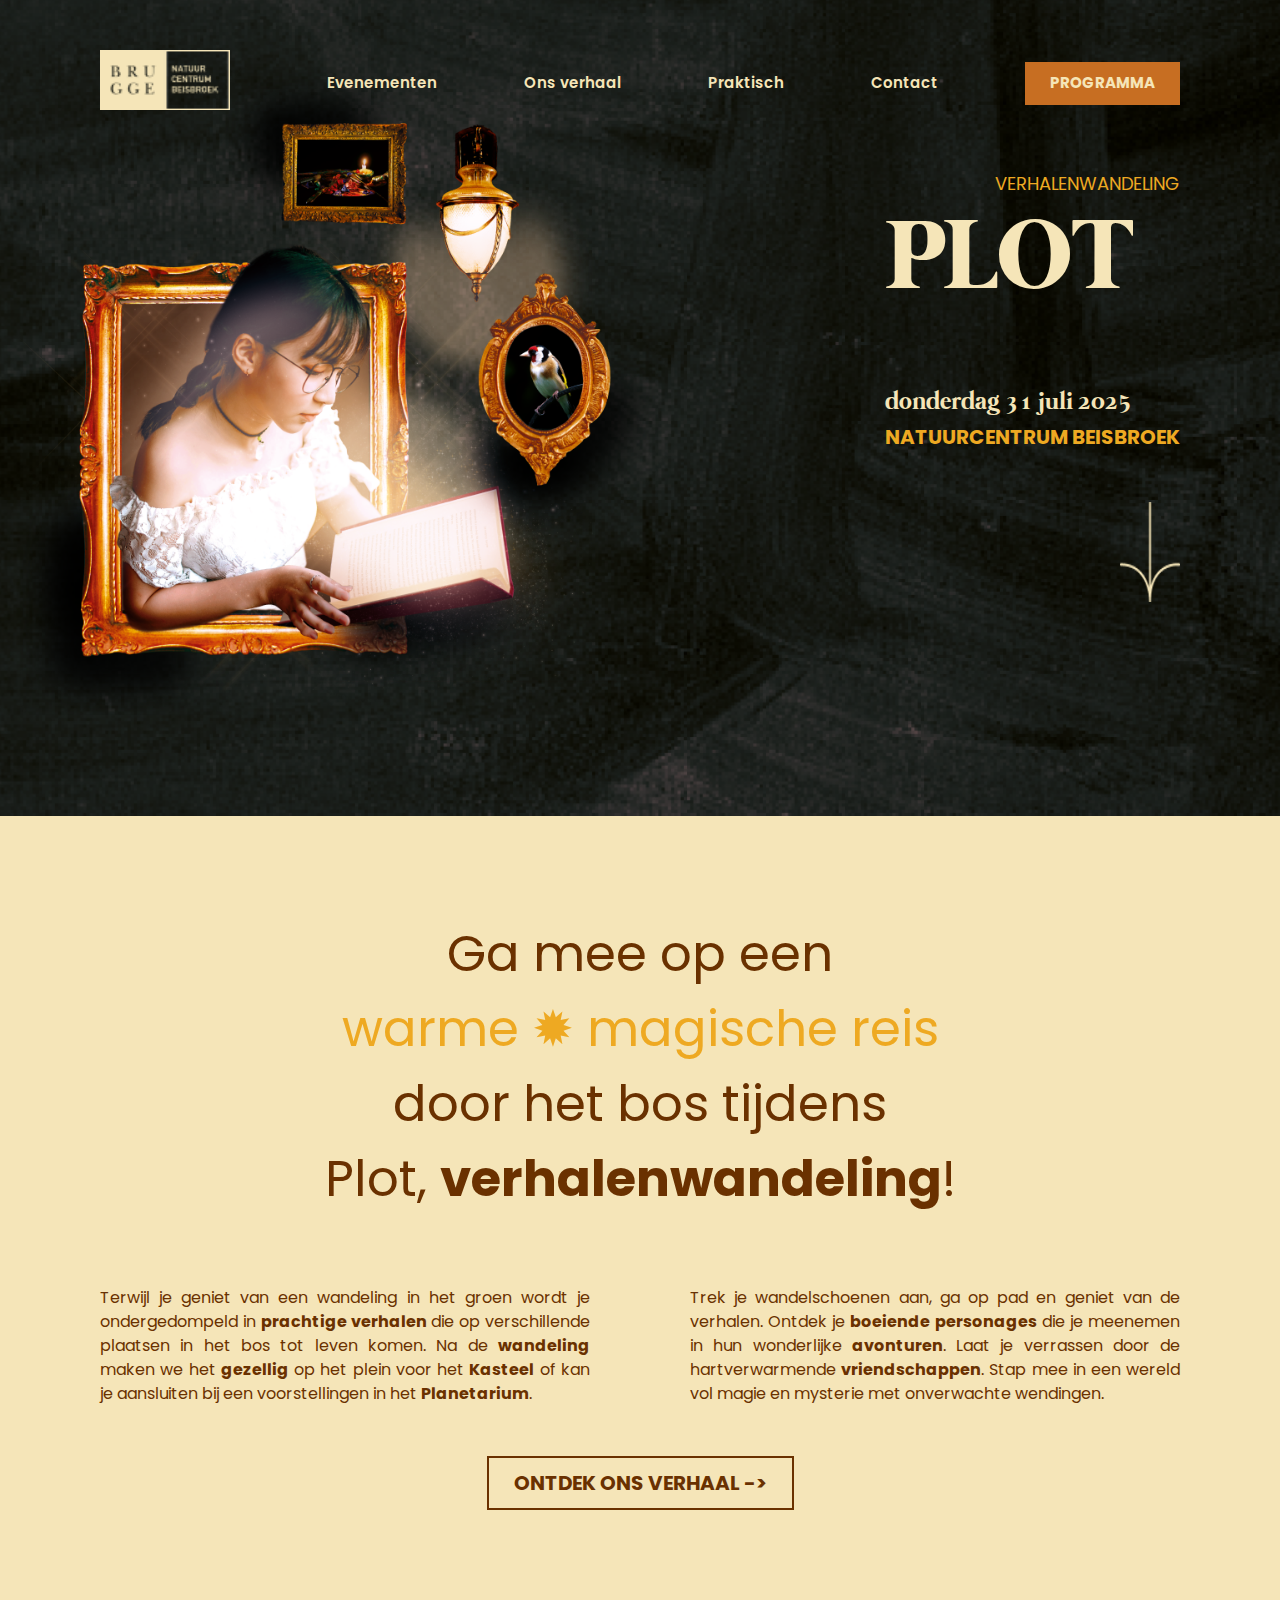
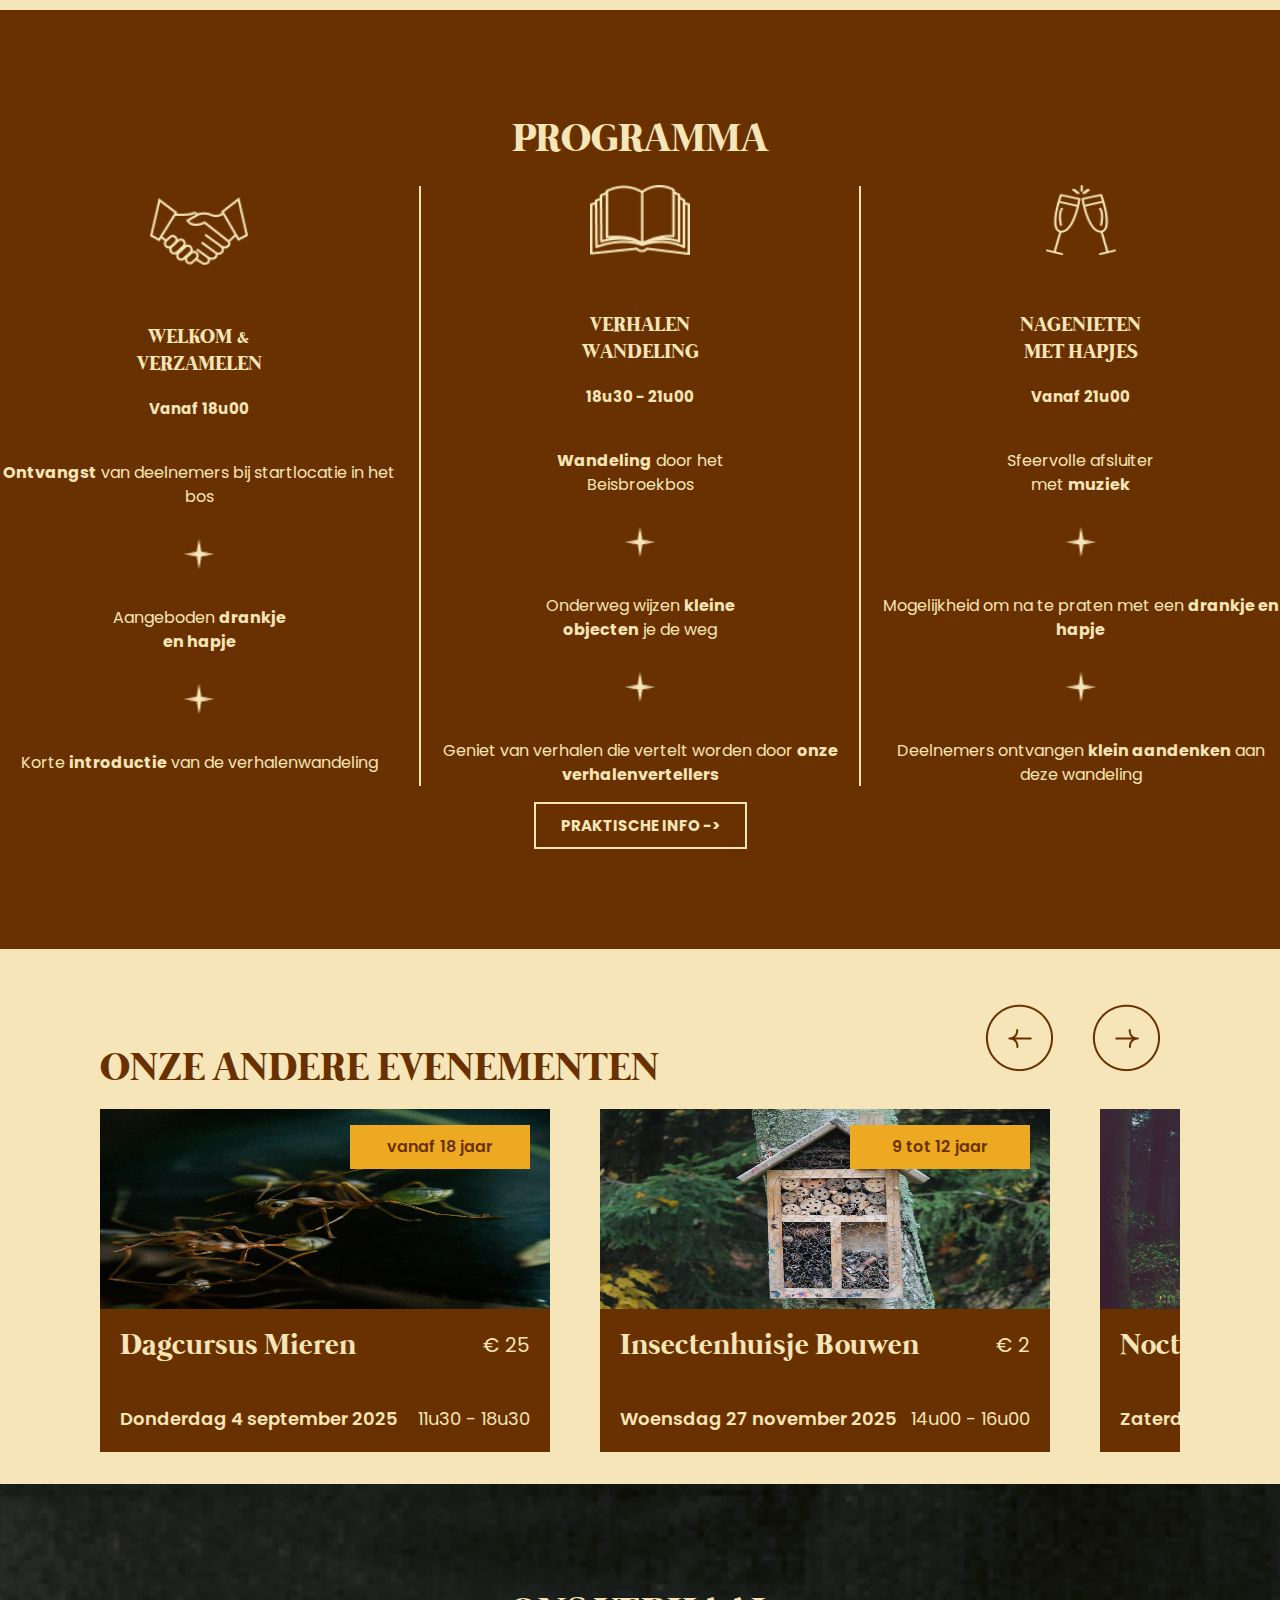
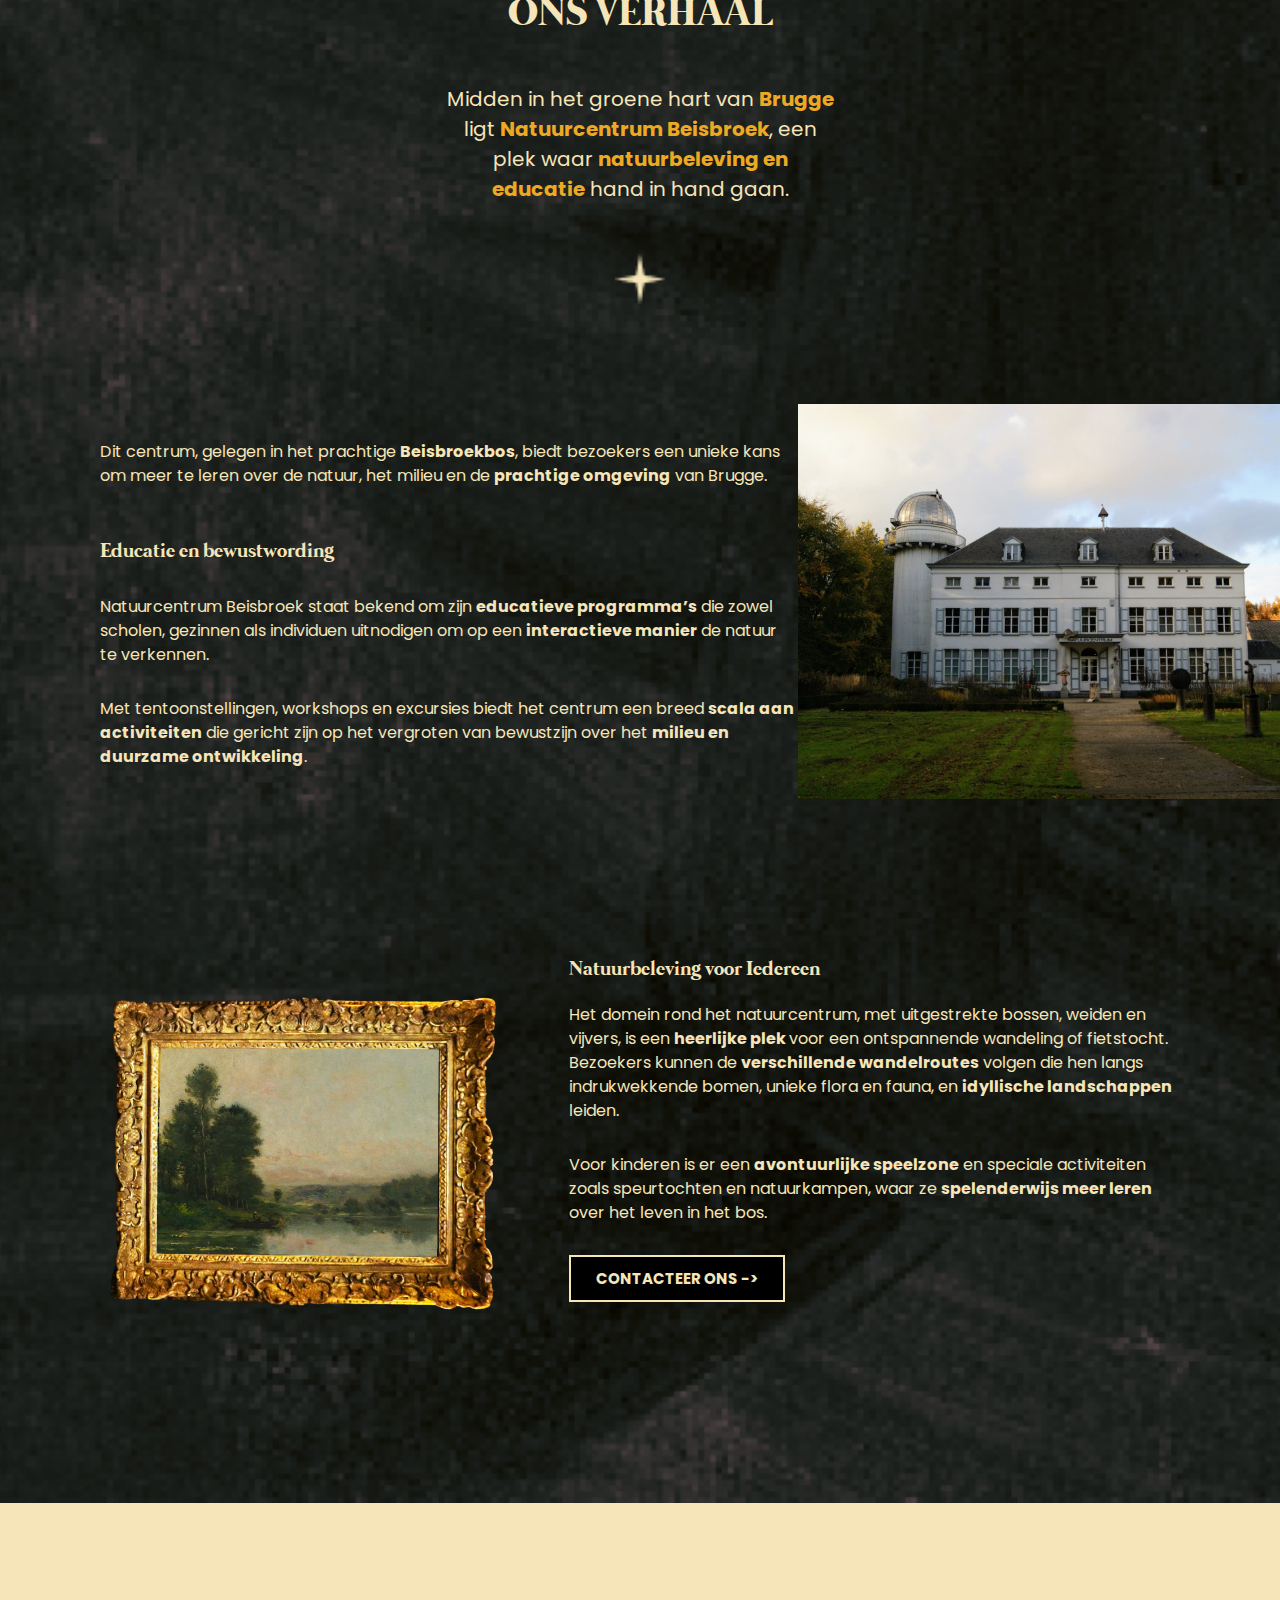
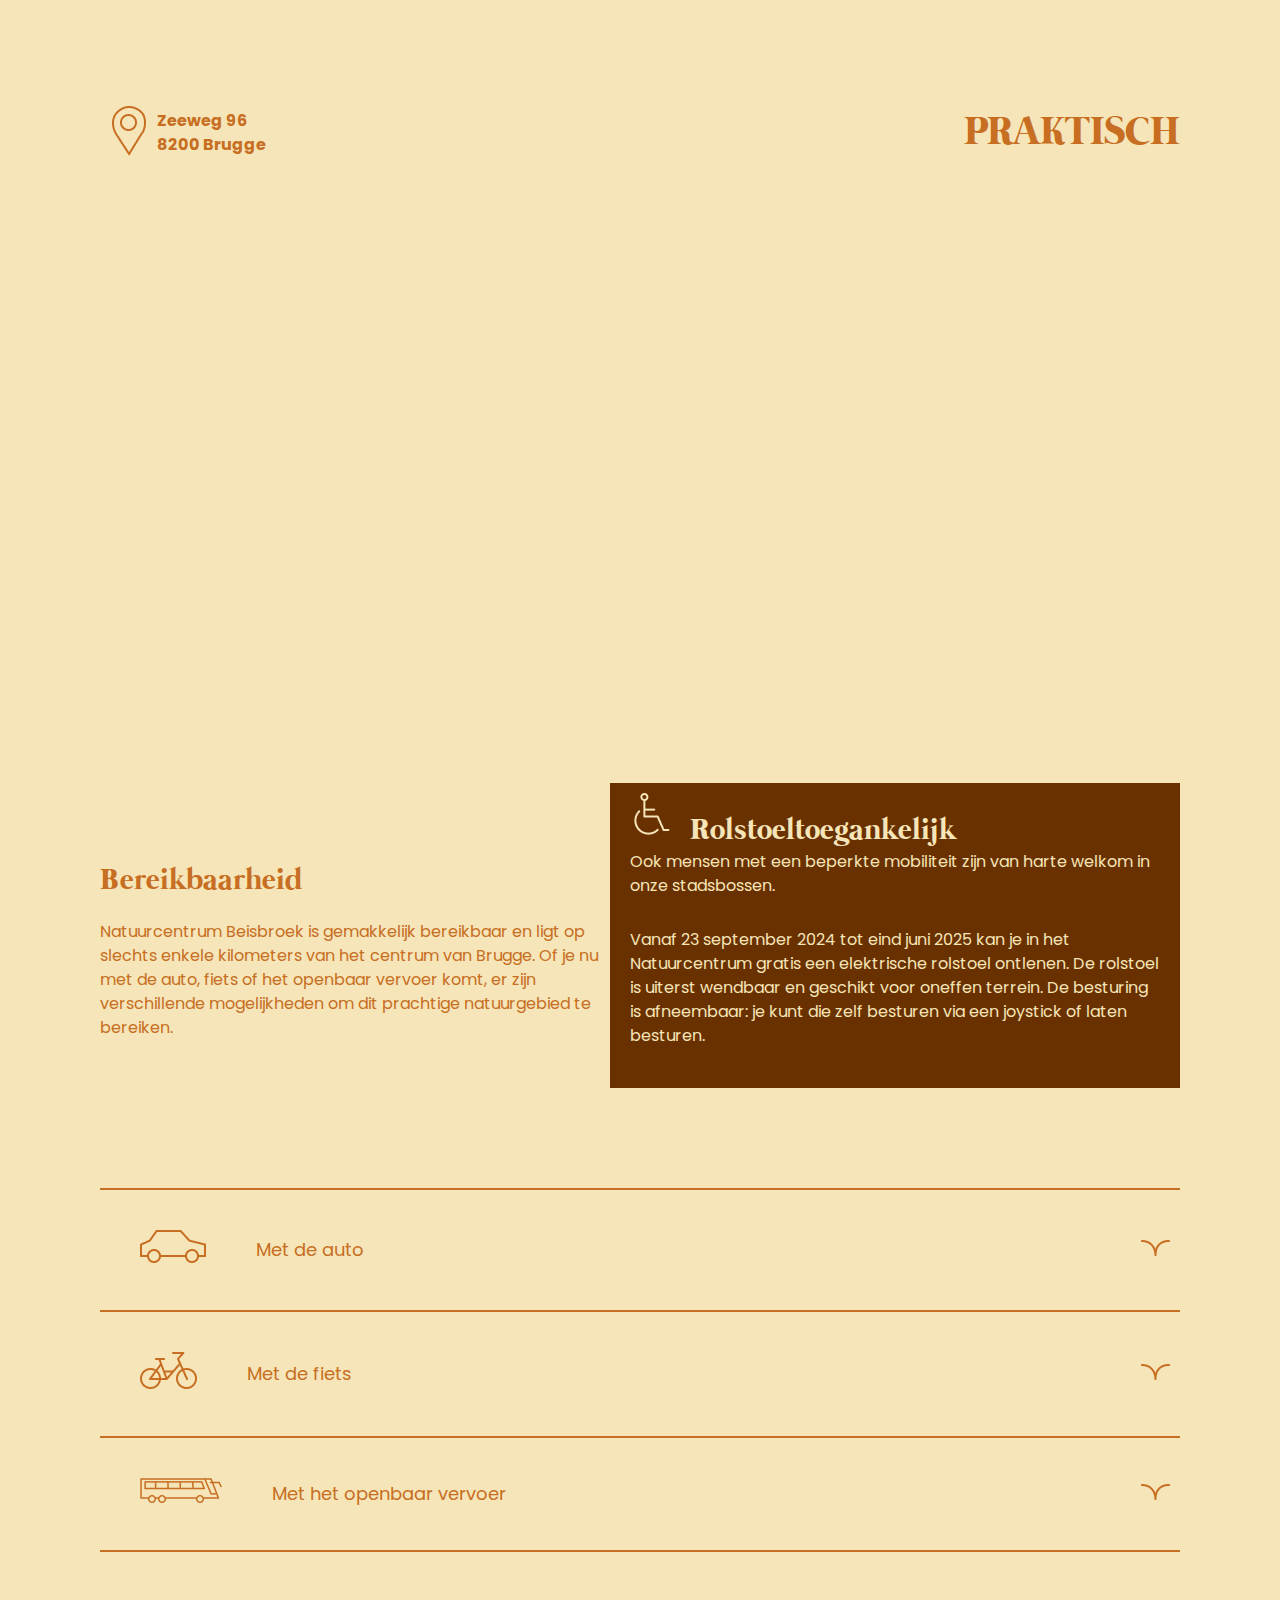
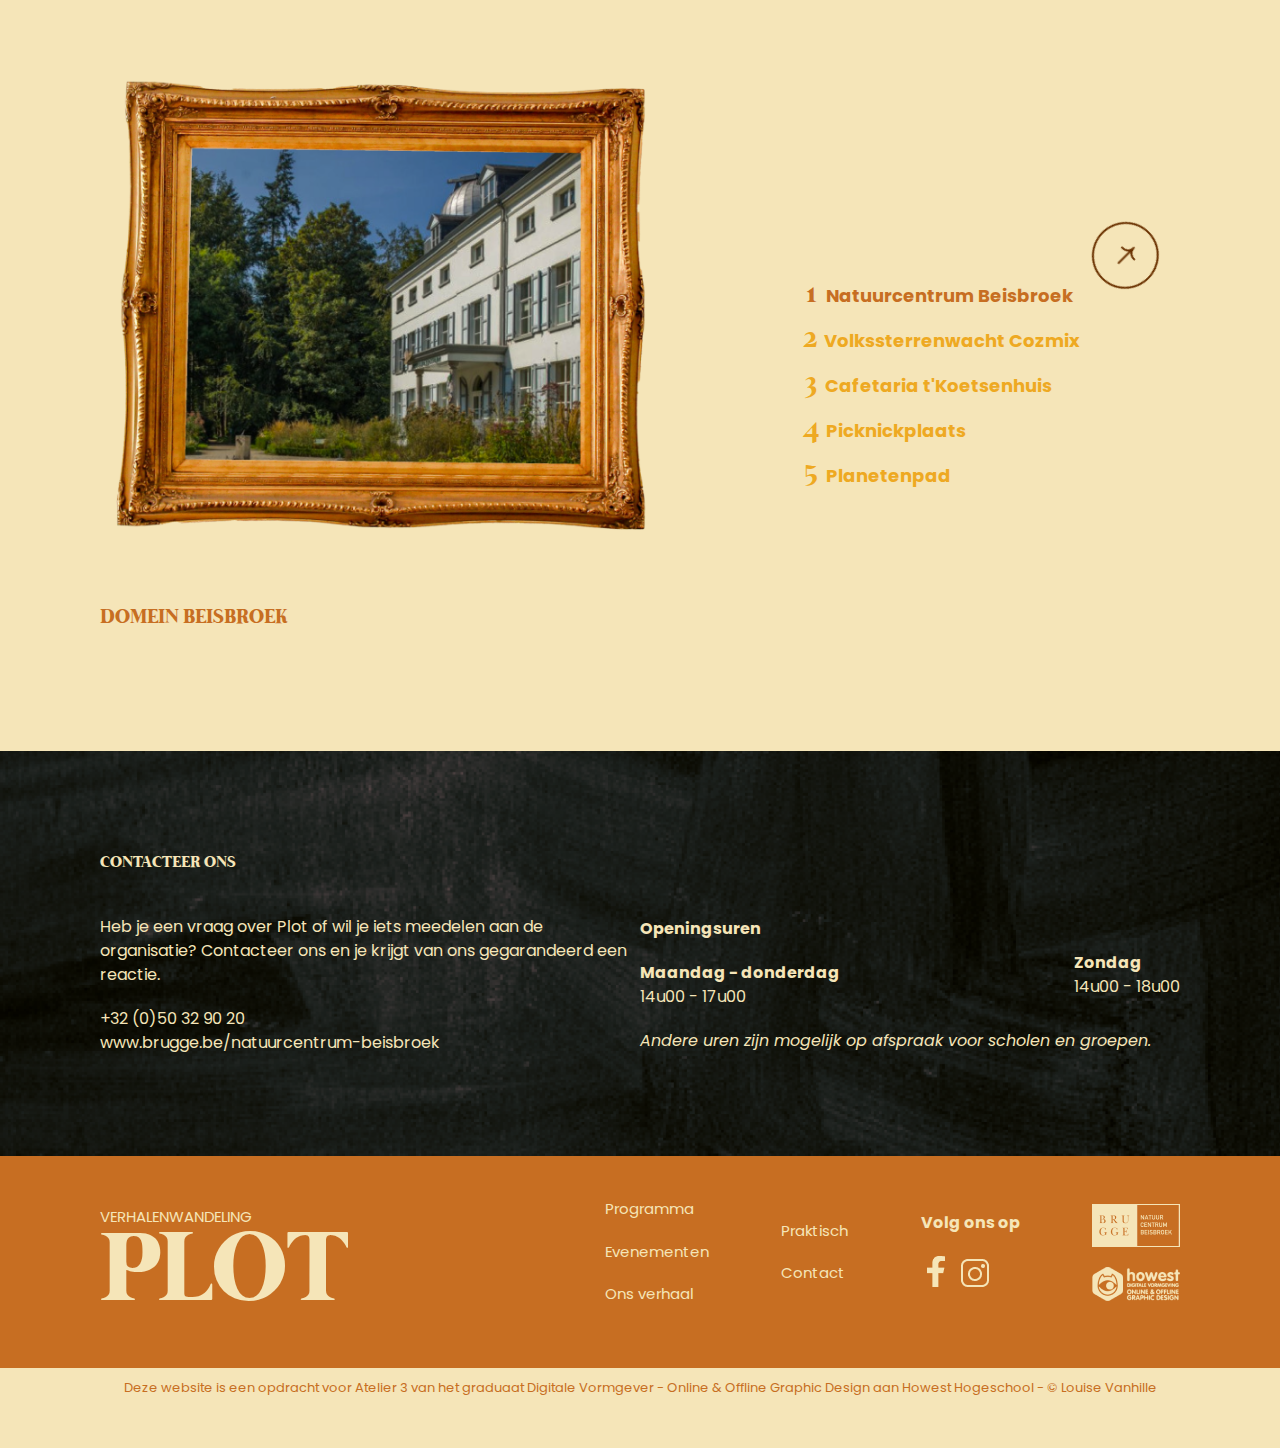
<file: index.html>
<!DOCTYPE html>
<html lang="en">
<head>
    <meta charset="UTF-8">
    <meta name="viewport" content="width=device-width, initial-scale=1.0">
    <link rel="stylesheet" href="css/reset.css">
    <link rel="stylesheet" href="css/style.css">
    <style>
        @import url('https://fonts.googleapis.com/css2?family=Poppins:ital,wght@0,100;0,200;0,300;0,400;0,500;0,600;0,700;0,800;0,900;1,100;1,200;1,300;1,400;1,500;1,600;1,700;1,800;1,900&display=swap');
    </style>
    <link rel="icon" type="image/png" href="assets/img/logo/brugge.png"/>
    <title>Plot</title>
</head>
<body>
    <header class="header header__background">
        <h1 class="header__title"><span class="hidden">Plot</span></h1>
        <nav class="container menu">
            <ul class="menu__items flex__center">
                <li class="menu__item margin__right"><a href="index.html"><img class="menu__img" src="assets/img/logo/brugge.png" alt="logo" width="130" height="60"></a></li>
                <li class="menu__item"><a class="menu__link" href="#event">Evenementen</a></li>
                <li class="menu__item"><a class="menu__link" href="#story">Ons verhaal</a></li>
                <li class="menu__item"><a class="menu__link" href="#info">Praktisch</a></li>
                <li class="menu__item"><a class="menu__link" href="#contact">Contact</a></li>
                <li class="menu__item"><a class="menu__link--button" href="#program">Programma</a></li>
            </ul>
        </nav>
        <!--nav>
            <input type="checkbox" id="menu-toggle">
            <label for="menu-toggle" id="menu-icon">
                <span></span>
                <span></span>
                <span></span>
            </label>
            <ul id="nav-links">
                <li class="menu__item"><a class="menu__link--mobile" href="#event">Evenementen</a></li>
                <li class="menu__item"><a class="menu__link--mobile" href="#story">Ons verhaal</a></li>
                <li class="menu__item"><a class="menu__link--mobile" href="#info">Praktisch</a></li>
                <li class="menu__item"><a class="menu__link--mobile" href="#contact">Contact</a></li>
                <li class="menu__item"><a class="menu__link--button--mobile" href="#program">Programma</a></li>
            </ul>
        </nav-->
        <section class="container flex__center container__margin--bottom">
            <h2 class="hidden">Header</h2>
            <img class="campaign" src="/assets/img/header/campaign.png" width="750" height="750">
            <div class="flex__under margin__top">
               <div class="margin__top--header"> 
                    <p class="header__story">verhalenwandeling</p>
                    <p class="header__plot margin__top">plot</p>
                </div>
                <div>
                    <p class="header__date">donderdag 31 juli 2025</p>
                    <p class="header__place">Natuurcentrum Beisbroek</p>
                </div>
                <div>
                    <img class="arrow right" src="/assets/img/icons/arrow.png" width="60" height="100">
                </div>
            </div>
        </section>
    </header>
    <main>
        <section id="intro" class="margin__top--intro">
            <h2 class="hidden">Intro</h2>
            <p class="hidden"><span id="time"></span></p>
            <p class="hidden"><span id="hour"></span></p>
            <article class="flex__center--content">
                <h3 class="hidden">Welcome</h3>
                <p class="intro__text">Ga mee op een </br> <span id="message"></span> </br> door het bos tijdens </br> Plot, <span class="bold">verhalenwandeling</span>!</p>
            </article>
            <article>
                <h3 class="hidden">Intro text</h3>
                <div class="flex__center">
                    <p class="intro__box intro__box--right">Terwijl je geniet van een wandeling in het groen wordt je ondergedompeld in <span class="bold">prachtige verhalen</span> die op verschillende plaatsen in het bos tot leven komen. Na de <span class="bold">wandeling</span> maken we het <span class="bold">gezellig</span> op het plein voor het <span class="bold">Kasteel</span> of kan je aansluiten bij een voorstellingen in het <span class="bold">Planetarium</span>.</p>
                    <p class="intro__box">Trek je wandelschoenen aan, ga op pad en geniet van de verhalen. Ontdek je <span class="bold">boeiende personages</span> die je meenemen in hun wonderlijke <span class="bold">avonturen</span>. Laat je verrassen door de hartverwarmende <span class="bold">vriendschappen</span>. Stap mee in een wereld vol magie en mysterie met onverwachte wendingen.</p>
                </div>
                <div class="flex__center--content">
                    <button class="button"><a class="button__link" href="#story">Ontdek ons verhaal -></a></button>
                </div>
            </article>
        </section>
        <section id="program" class="container__program">
            <h2 class="center beige">Programma</h2>
            <article class="flex__center container__box">
                <h3 class="hidden">Programma event</h3>
                <div class="center container__box--container">
                    <article class="flex__under--program">
                        <img src="/assets/img/icons/welcome.png" width="100" height="70">
                        <h4>Welkom & </br>verzamelen</h4>
                        <p class="bold program__time">Vanaf 18u00</p>
                        <p><span class="bold">Ontvangst</span> van deelnemers bij startlocatie in het bos</p>
                        <img class="margin__star" src="/assets/img/icons/star.png" width="30" height="30">
                        <p>Aangeboden <span class="bold">drankje </br> en hapje</span></p>
                        <img class="margin__star" src="/assets/img/icons/star.png" width="30" height="30">
                        <p>Korte <span class="bold">introductie</span> van de verhalenwandeling</p>
                    </article>
                </div>
                <div class="program__line"></div>
                <div class="center container__box--container">
                    <article class="flex__under--program">
                        <img src="/assets/img/icons/story.png" width="100" height="70">
                        <h4>Verhalen </br>wandeling</h4>
                        <p class="bold program__time">18u30 - 21u00</p>
                        <p><span class="bold">Wandeling</span> door het </br>Beisbroekbos</p>
                        <img class="margin__star" src="/assets/img/icons/star.png" width="30" height="30">
                        <p>Onderweg wijzen <span class="bold">kleine </br> objecten</span> je de weg</p>
                        <img class="margin__star" src="/assets/img/icons/star.png" width="30" height="30">
                        <p>Geniet van verhalen die vertelt worden door <span class="bold">onze verhalenvertellers</span></p>
                    </article>
                </div>
                <div class="program__line"></div>
                <div class="center container__box--container">
                    <article class="flex__under--program">
                        <img src="/assets/img/icons/party.png" width="70" height="70">
                        <h4>Nagenieten </br>met hapjes</h4>
                        <p class="bold program__time">Vanaf 21u00</p>
                        <p>Sfeervolle afsluiter </br> met <span class="bold">muziek</span></p>
                        <img class="margin__star" src="/assets/img/icons/star.png" width="30" height="30">
                        <p>Mogelijkheid om na te praten met een <span class="bold">drankje en hapje</span></p>
                        <img class="margin__star" src="/assets/img/icons/star.png" width="30" height="30">
                        <p>Deelnemers ontvangen <span class="bold">klein aandenken</span> aan deze wandeling</p>
                    </article>
                </div>
            </article>
            <div class="flex__center--content margin__top">
                <button class="button__dark"><a class="button__link--dark" href="#info">Praktische info -></a></button>
            </div>
        </section>
        <section id="event">
            <div class="flex__center--end">
                <h2 class="title__events">Onze andere evenementen</h2>
                <div class="flex__center buttons__container">
                    <button class="carrousel__arrow carrousel__arrow--prev" onclick="handleCarouselMove(false)"><img id="button__prev" src="assets/img/icons/arrow-left.png"/></button>
                    <button class="carrousel__arrow carrousel__arrow--next" onclick="handleCarouselMove()"><img id="button__next" src="assets/img/icons/arrow-right.png"/></button>
                </div>
            </div>
            <article>
                <h3 class="hidden">Slideshow</h3>
                <div class="cards__container carrousel__container flex__center">
                    <div class="card__box carrousel__slide">
                        <p class="age__box">vanaf 18 jaar</p>
                        <img class="slider__img" src="assets/img/slider/ant.jpg" width="450" height="200">
                        <div class="flex__center card__box--container">
                            <h4 class="card__box--title">Dagcursus mieren</h4>
                            <p class="card__box--price">€ 25</p>
                        </div>
                        <div class="flex__center card__box--container">
                            <p class="card__box--date">Donderdag 4 september 2025</p>
                            <p class="card__box--hour">11u30 - 18u30</p>
                        </div>
                    </div>
                    <div class="card__box carrousel__slide">
                        <p class="age__box">9 tot 12 jaar</p>
                        <img class="slider__img" src="assets/img/slider/house.jpg" width="450" height="200">
                        <div class="flex__center card__box--container">
                            <h4 class="card__box--title">Insectenhuisje bouwen</h4>
                            <p class="card__box--price">€ 2</p>
                        </div>
                        <div class="flex__center card__box--container">
                            <p class="card__box--date">Woensdag 27 november 2025</p>
                            <p class="card__box--hour">14u00 - 16u00</p>
                        </div>
                    </div>
                    <div class="card__box carrousel__slide">
                        <p class="age__box">alle leeftijden</p>
                        <img class="slider__img" src="assets/img/slider/night.jpg" width="450" height="200">
                        <div class="flex__center card__box--container">
                            <h4 class="card__box--title">Nocturne</h4>
                            <p class="card__box--price">€ 15</p>
                        </div>
                        <div class="flex__center card__box--container">
                            <p class="card__box--date">Zaterdag 9 november 2025</p>
                            <p class="card__box--hour">19u30 - 23u00</p>
                        </div>
                    </div>
                    <div class="card__box carrousel__slide">
                        <p class="age__box">9 tot 12 jaar</p>
                        <img class="slider__img" src="assets/img/slider/plant.jpg" width="450" height="200">
                        <div class="flex__center card__box--container">
                            <h4 class="card__box--title">Plantactie</h4>
                            <p class="card__box--price">€ 2</p>
                        </div>
                        <div class="flex__center card__box--container">
                            <p class="card__box--date">Maandag 11 november 2025</p>
                            <p class="card__box--hour">14u00 - 16u00</p>
                        </div>
                    </div>
                    <div class="card__box carrousel__slide">
                        <p class="age__box">9 tot 12 jaar</p>
                        <img class="slider__img" src="assets/img/slider/halloween.jpg" width="450" height="200">
                        <div class="flex__center card__box--container">
                            <h4 class="card__box--title">Griezelwandeling</h4>
                            <p class="card__box--price">€ 2</p>
                        </div>
                        <div class="flex__center card__box--container">
                            <p class="card__box--date">Maandag 13 november 2025</p>
                            <p class="card__box--hour">14u00 - 16u00</p>
                        </div>
                    </div>
                </div>
            </article>
        </section>
        <section id="story" class="container__margin header__background beige">
            <h2 class="center title__story">Ons verhaal</h2>
            <article class="container">
                <h3 class="hidden">Story</h3>
                <p class="intro__text--story">Midden in het groene hart van <span class="bold yellow">Brugge </span></br>ligt <span class="bold yellow">Natuurcentrum Beisbroek</span>, een </br>plek waar <span class="bold yellow">natuurbeleving en </br> educatie</span> hand in hand gaan.</p>
                <img id="rotating" class="centered container__margin--bottom rotate" src="/assets/img/icons/star.png" width="50" height="50">
                <div class="flex__center">
                    <div class="story__box">
                        <p>Dit centrum, gelegen in het prachtige <span class="bold">Beisbroekbos</span>, biedt bezoekers een unieke kans om meer te leren over de natuur, het milieu en de <span class="bold">prachtige omgeving</span> van Brugge.</p>
                        <h4 class="text__transform">Educatie en bewustwording</h4>
                        <p class="margin__star">Natuurcentrum Beisbroek staat bekend om zijn <span class="bold">educatieve programma’s</span> die zowel scholen, gezinnen als individuen uitnodigen om op een <span class="bold">interactieve manier</span> de natuur te verkennen.</p>
                        <p>Met tentoonstellingen, workshops en excursies biedt het centrum een breed <span class="bold">scala aan activiteiten</span> die gericht zijn op het vergroten van bewustzijn over het <span class="bold"> milieu en duurzame ontwikkeling</span>.</p>
                    </div>
                    <div class="story__img">
                        <img class="img" src="assets/img/photos/beisbroek.png"/>
                    </div>
                </div>
                <div class="flex__center margin__top--intro container__margin--bottom">
                    <div>
                        <img class="img" src="assets/img/photos/painting.png"/>
                    </div>
                    <div class="story__box">
                        <h4 class="text__transform">Natuurbeleving voor Iedereen</h4>
                        <p>Het domein rond het natuurcentrum, met uitgestrekte bossen, weiden en vijvers, is een <span class="bold">heerlijke plek </span> voor een ontspannende wandeling of fietstocht. Bezoekers kunnen de <span class="bold">verschillende wandelroutes</span> volgen die hen langs indrukwekkende bomen, unieke flora en fauna, en <span class="bold">idyllische landschappen </span> leiden. </p>
                        <p class="margin__star">Voor kinderen is er een <span class="bold">avontuurlijke speelzone</span> en speciale activiteiten zoals speurtochten en natuurkampen, waar ze <span class="bold">spelenderwijs meer leren </span>over het leven in het bos.</p>
                        <button class="button__dark button__darkness"><a class="button__link--dark" href="#contact">Contacteer ons -></a></button>
                    </div>
                </div>
            </article>
        </section>
        <section id="info" class="margin__top--intro container__margin--bottom">
            <div class="flex__center margin__top--intro">
                <div class="flex__center">
                    <img src="/assets/img/icons/marker.png">
                    <div class="brown bold">
                        <p>Zeeweg 96</p>
                        <p>8200 Brugge</p>
                    </div>
                </div>
                <h2 class="nopadding brown">Praktisch</h2>
            </div>
            <article class="flex__center--content">
                <h3 class="hidden">Map</h3>
               <iframe class="margin__map" style="filter: invert(100%) hue-rotate(180deg) brightness(95%) contrast(90%);" width="1500" height="500" src="https://www.openstreetmap.org/export/embed.html?bbox=2.7822875976562504%2C50.98826013045302%2C3.5238647460937504%2C51.36449277366826&amp;layer=mapnik&amp;marker=51.176760221369186%2C3.153076171875"></iframe><br/><small><a href="https://www.openstreetmap.org/?mlat=51.1768&amp;mlon=3.1531#map=11/51.1768/3.1531"></a></small>
            </article>
            <article class="margin__top--intro flex__center">
                <h3 class="hidden">Info</h3>
                <div class="brown">
                    <h5>Bereikbaarheid</h5>
                    <p>Natuurcentrum Beisbroek is gemakkelijk bereikbaar en ligt op slechts enkele kilometers van het centrum van Brugge. Of je nu met de auto, fiets of het openbaar vervoer komt, er zijn verschillende mogelijkheden om dit prachtige natuurgebied te bereiken.</p>
                </div>
                <div class="beige info__box">
                    <h5 class="icon h5__margin">Rolstoeltoegankelijk</h5>
                    <p>Ook mensen met een beperkte mobiliteit zijn van harte welkom in onze stadsbossen.</p> 
                    <p class="margin__star">Vanaf 23 september 2024 tot eind juni 2025 kan je in het Natuurcentrum gratis een elektrische rolstoel ontlenen. De rolstoel is uiterst wendbaar en geschikt voor oneffen terrein. De besturing is afneembaar: je kunt die zelf besturen via een joystick of laten besturen.</p>
                </div>
            </article>
            <article>
                <h3 class="hidden">Opties</h3>
                <div class="container__options margin__top--intro">
                    <div class="option__box option__box--car">
                        <button class="option__item"><span class="option__icon"><img src="/assets/img/icons/car.png"></span>Met de auto<span class="arrow"><img src="/assets/img/icons/option__open.png"></span></button>
                        <div class="option__item--text">
                            <p class="brown">Volg de E40 richting Brugge en neem afslag 8 naar de N31. Volg de borden richting Sint-Andries en daarna richting Beisbroek. Er is een ruime parkeerplaats beschikbaar aan de ingang van het domein, waar je je auto gratis kunt parkeren.</p>
                        </div>
                    </div>
                    <div class="option__box">
                        <button class="option__item"><span class="option__icon"><img src="/assets/img/icons/bike.png"></span>Met de fiets<span class="arrow"><img src="/assets/img/icons/option__open.png"></span></button>
                        <div class="option__item--text">
                            <p>Vanuit het centrum van Brugge ben je in ongeveer 20 minuten met de fiets in het Beisbroekbos. Er zijn veilige fietspaden en bewegwijzerde routes die je doorheen de prachtige groene omgeving naar het natuurcentrum leiden. Er is een fietsenstalling beschikbaar bij het centrum.</p>
                        </div>
                    </div>
                    <div class="option__box">
                        <button class="option__item"><span class="option__icon"><img src="/assets/img/icons/bus.png"></span>Met het openbaar vervoer<span class="arrow"><img src="/assets/img/icons/option__open.png"></span></button>
                        <div class="option__item--text">
                            <p>Het natuurcentrum is ook bereikbaar met de bus. Neem lijn 25 vanuit het centrum van Brugge richting Zedelgem, en stap af bij de halte “Beisbroek”. Vanaf daar is het slechts een korte wandeling door het bos naar het natuurcentrum.</p>
                        </div>
                    </div>
                </div>
            </article>
            <article>
                <h2 class="hidden">Slideshow</h2>
                <div class="slideshow-container margin__top--intro">
                    <div class="mySlides fade flex__center">
                        <div>
                            <img class="img" src="/assets/img/slideshow/photo1.png">
                            <h4 class="normalcase nomargin brown">Domein Beisbroek</h4>
                        </div>
                        <div>
                            <p class="numbertext active">1 <span class="margin__slideshow slideshow__text">Natuurcentrum Beisbroek</span><a href="https://www.brugge.be/vrije-tijd/natuur/bezoek-domein-beisbroek"><button class="carrousel__arrow carrousel__arrow--prev button__rotate"><img id="arrow__diagonal" src="assets/img/icons/arrow-right.png"/></button></a></p>
                            <p class="numbertext">2 <span class="margin__slideshow slideshow__text">Volkssterrenwacht Cozmix</span></p>
                            <p class="numbertext">3 <span class="margin__slideshow slideshow__text">Cafetaria t'Koetsenhuis</span></p>
                            <p class="numbertext">4 <span class="margin__slideshow slideshow__text">Picknickplaats</span></p>
                            <p class="numbertext">5 <span class="margin__slideshow slideshow__text">Planetenpad</span></p>
                        </div>
                    </div>

                    <div class="mySlides fade flex__center">
                        <div>
                            <img class="img" src="/assets/img/slideshow/photo2.png">
                            <h4 class="normalcase nomargin brown">Domein Beisbroek</h4>
                        </div>
                        <div>
                            <p class="numbertext">1 <span class="margin__slideshow slideshow__text">Natuurcentrum Beisbroek</span></p>
                            <p class="numbertext active brown">2 <span class="margin__slideshow slideshow__text">Volkssterrenwacht Cozmix</span><a href="https://www.cozmix.be/nl"><button class="carrousel__arrow carrousel__arrow--prev button__rotate"><img id="arrow__diagonal2" src="assets/img/icons/arrow-right.png"/></button></a></p>
                            <p class="numbertext">3 <span class="margin__slideshow slideshow__text">Cafetaria t'Koetsenhuis</span></p>
                            <p class="numbertext">4 <span class="margin__slideshow slideshow__text">Picknickplaats</span></p>
                            <p class="numbertext">5 <span class="margin__slideshow slideshow__text">Planetenpad</span></p>
                        </div>
                    </div>

                    <div class="mySlides fade flex__center">
                        <div>
                            <img class="img" src="/assets/img/slideshow/photo3.png">
                            <h4 class="normalcase nomargin brown">Domein Beisbroek</h4>
                        </div>
                        <div>
                            <p class="numbertext">1 <span class="margin__slideshow slideshow__text">Natuurcentrum Beisbroek</span></p>
                            <p class="numbertext">2 <span class="margin__slideshow slideshow__text">Volkssterrenwacht Cozmix</span></p>
                            <p class="numbertext active">3 <span class="margin__slideshow slideshow__text">Cafetaria t'Koetsenhuis</span></p>
                            <p class="numbertext">4 <span class="margin__slideshow slideshow__text">Picknickplaats</span></p>
                            <p class="numbertext">5 <span class="margin__slideshow slideshow__text">Planetenpad</span></p>
                        </div>
                    </div>


                    <div class="mySlides fade flex__center">
                        <div>
                            <img class="img" src="/assets/img/slideshow/photo4.png">
                            <h4 class="normalcase nomargin brown">Domein Beisbroek</h4>
                        </div>
                        <div>
                            <p class="numbertext">1 <span class="margin__slideshow slideshow__text">Natuurcentrum Beisbroek</span></p>
                            <p class="numbertext">2 <span class="margin__slideshow slideshow__text">Volkssterrenwacht Cozmix</span></p>
                            <p class="numbertext">3 <span class="margin__slideshow slideshow__text">Cafetaria t'Koetsenhuis</span></p>
                            <p class="numbertext active">4 <span class="margin__slideshow slideshow__text">Picknickplaats</span></p>
                            <p class="numbertext">5 <span class="margin__slideshow slideshow__text">Planetenpad</span></p>
                        </div>
                    </div>


                    <div class="mySlides fade flex__center">
                        <div>
                            <img class="img" src="/assets/img/slideshow/photo5.png">
                            <h4 class="normalcase nomargin brown">Domein Beisbroek</h4>
                        </div>
                        <div>
                            <p class="numbertext">1 <span class="margin__slideshow slideshow__text">Natuurcentrum Beisbroek</span></p>
                            <p class="numbertext">2 <span class="margin__slideshow slideshow__text">Volkssterrenwacht Cozmix</span></p>
                            <p class="numbertext">3 <span class="margin__slideshow slideshow__text">Cafetaria t'Koetsenhuis</span></p>
                            <p class="numbertext">4 <span class="margin__slideshow slideshow__text">Picknickplaats</span></p>
                            <p class="numbertext active">5 <span class="margin__slideshow slideshow__text">Planetenpad</span></p>
                        </div>
                    </div>
                      
                      <div style="text-align:center">
                        <span class="dot"></span> 
                        <span class="dot"></span> 
                        <span class="dot"></span> 
                        <span class="dot"></span> 
                        <span class="dot"></span> 
                      </div>
                </div>
            </article>
        </section>
        <section id="contact" class="container__margin header__background beige">
            <h2 class="title__story container">Contacteer ons</h2>
            <div class="flex__center container container__margin--bottom">
                <article class="contact__width">
                    <h3 class="hidden">Vragen</h3>
                    <p>Heb je een vraag over Plot of wil je iets meedelen aan de organisatie? Contacteer ons en je krijgt van ons gegarandeerd een reactie.</p>
                    <p class="margin__text">+32 (0)50 32 90 20</p>
                    <p>www.brugge.be/natuurcentrum-beisbroek</p>
                </article>
                <article class="contact__width">
                    <h3 class="hidden">Openingsuren</h3>
                    <p class="bold">Openingsuren</p>
                    <div class="flex__center">
                        <div class="margin__text">
                            <p class="bold">Maandag - donderdag</p>
                            <p>14u00 - 17u00</p>
                        </div>
                        <div>
                            <p class="bold">Zondag</p>
                            <p>14u00 - 18u00</p>
                        </div>
                    </div>
                    <p class="margin__text cursive">Andere uren zijn mogelijk op afspraak voor scholen en groepen.</p>
                </article>
            </div>
        </section>
    </main>
    <footer class="footer__color footer__padding">
        <article class="container flex__center--footer beige">
            <div class="plot__logo--width">
                <p class="logo__top">Verhalenwandeling</p>
                <h3 class="logo__bottom">Plot</h3>
            </div>
            <nav class="">
                <ul class="">
                    <li class="menu__item"><a class="menu__link menu__link--footer" href="#program">Programma</a></li>
                    <li class="menu__item"><a class="menu__link menu__link--footer" href="#event">Evenementen</a></li>
                    <li class="menu__item"><a class="menu__link menu__link--footer" href="#story">Ons verhaal</a></li>
                </ul>
            </nav>
            <nav>
                <ul class="">
                    <li class="menu__item"><a class="menu__link menu__link--footer" href="#info">Praktisch</a></li>
                    <li class="menu__item"><a class="menu__link menu__link--footer" href="#contact">Contact</a></li>
                </ul>
            </nav>
            <div>
                <p class="bold">Volg ons op</p>
                <a href="https://www.facebook.com/natuurcentrumbeisbroek/?locale=nl_BE"><button class="carrousel__arrow carrousel__arrow--prev margin__text"><img id="facebook" src="assets/img/icons/facebook.png"/></button></a>
                <a href="https://www.instagram.com/natuurcentrumbeisbroekbrugge/"><button class="carrousel__arrow carrousel__arrow--prev"><img id="instagram" src="assets/img/icons/insta.png"/></button></a>
            </div>
            <div class="flex__under">
                <img  src="assets/img/logo/brugge.png"/>
                <img class="margin__text" src="assets/img/logo/oog.png"/>
            </div>
        </article>
    </footer>
    <p class="copyright margin__text center brown">Deze website is een opdracht voor Atelier 3 van het graduaat Digitale Vormgever - Online & Offline Graphic Design aan Howest Hogeschool -  © Louise Vanhille</p>
    <script src="js/script.js"></script>
</body>
</html>
</file>
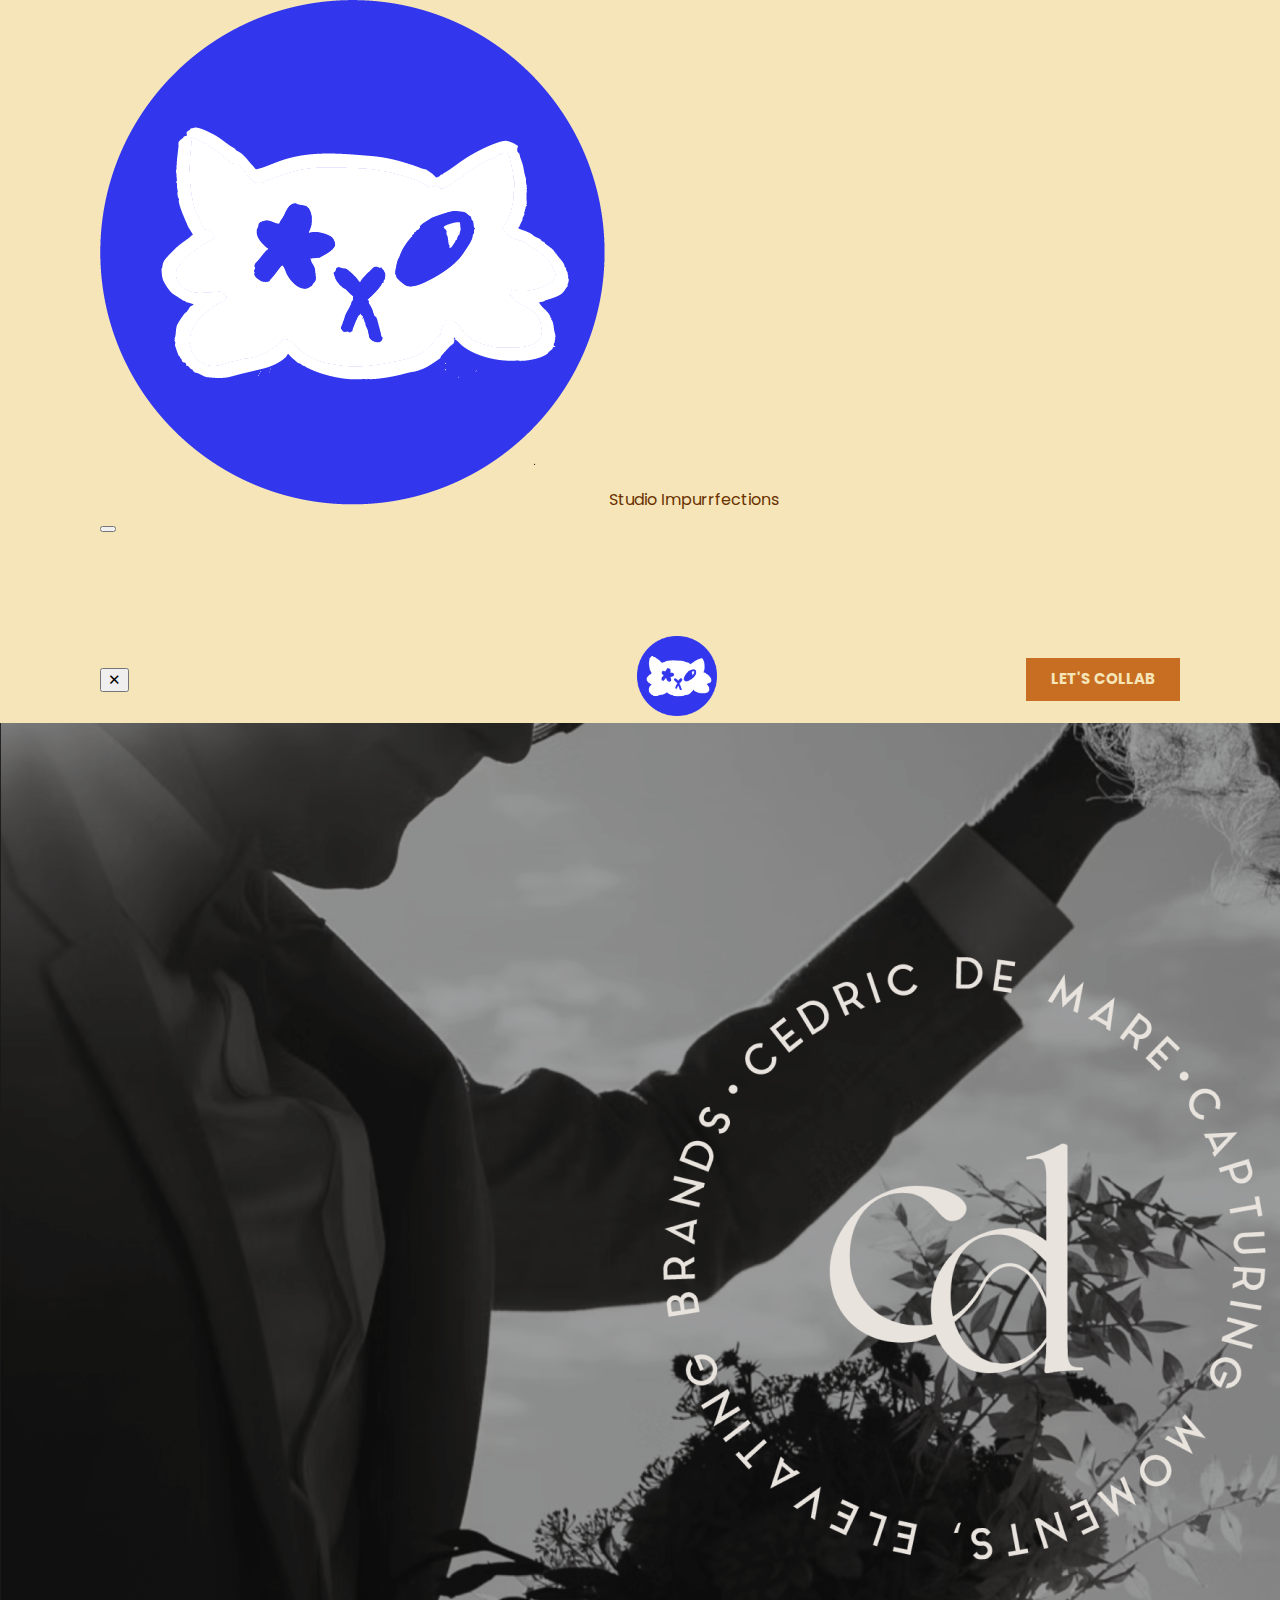
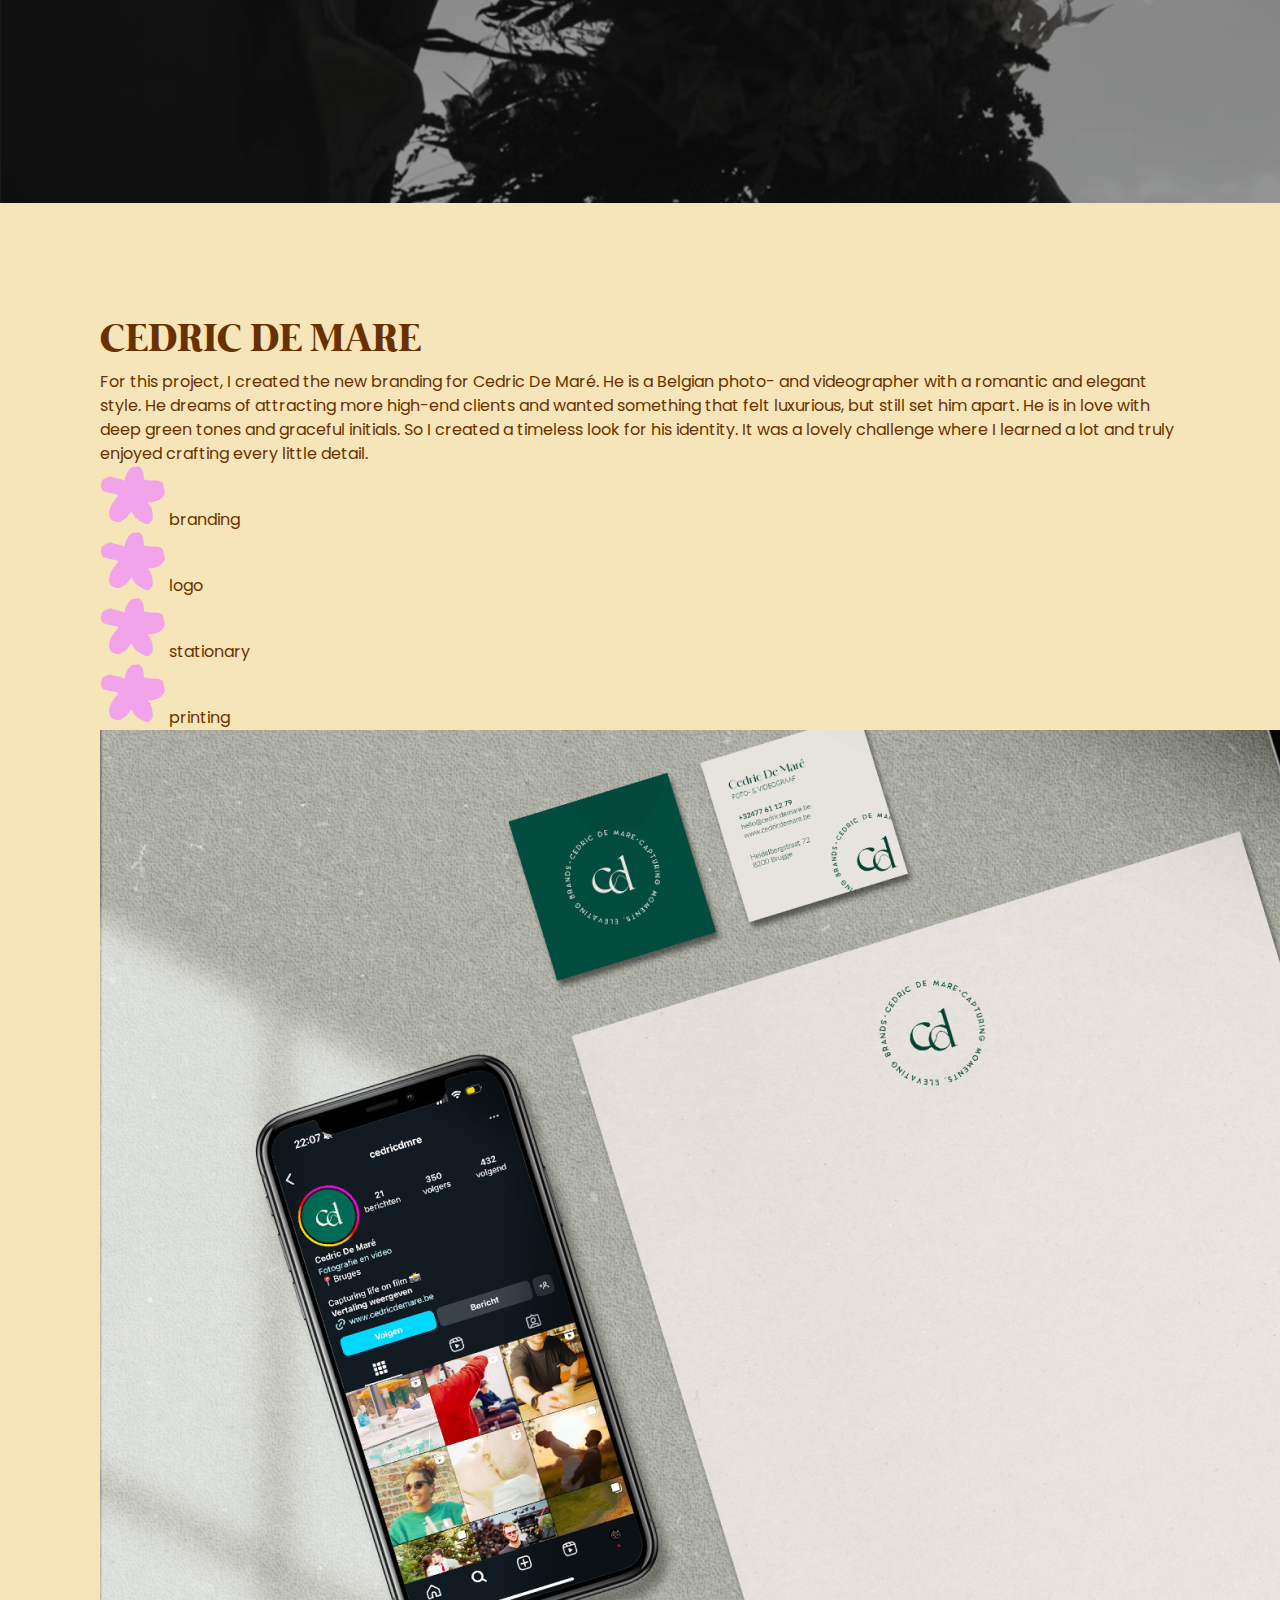
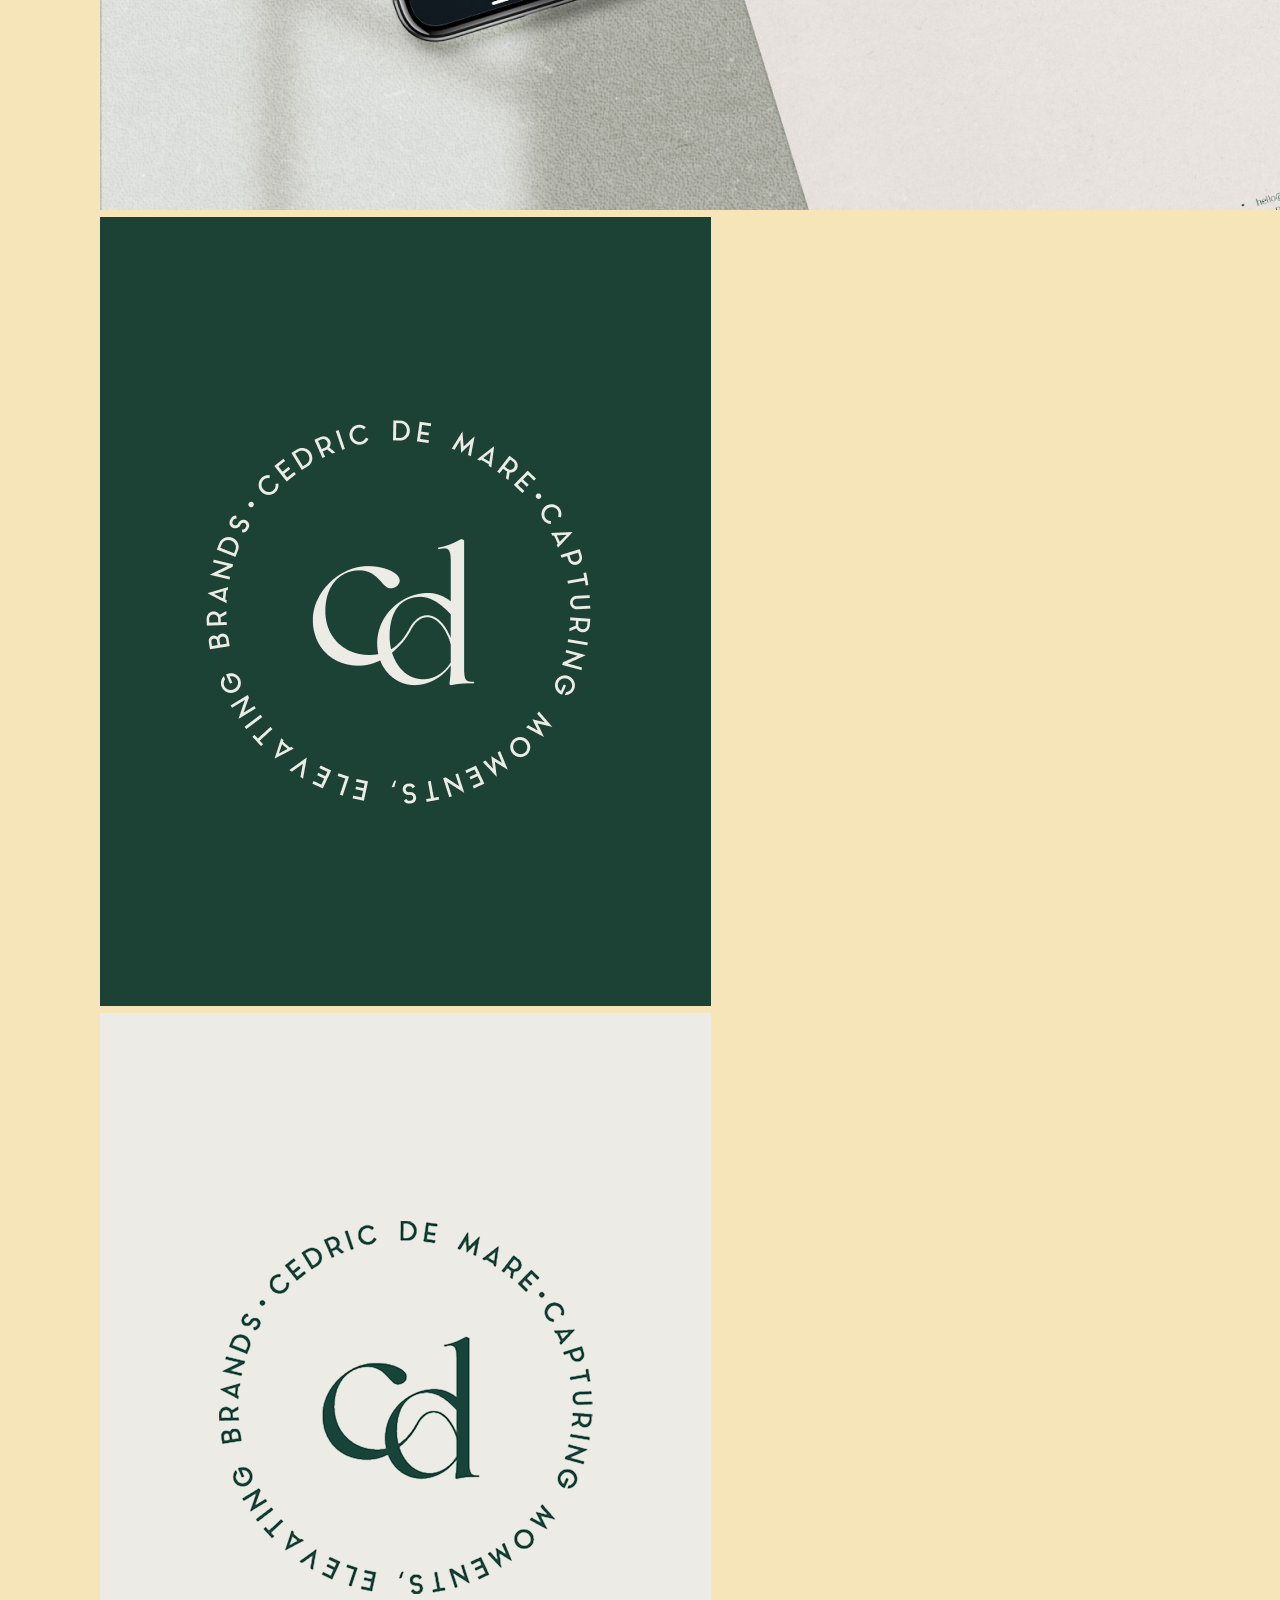
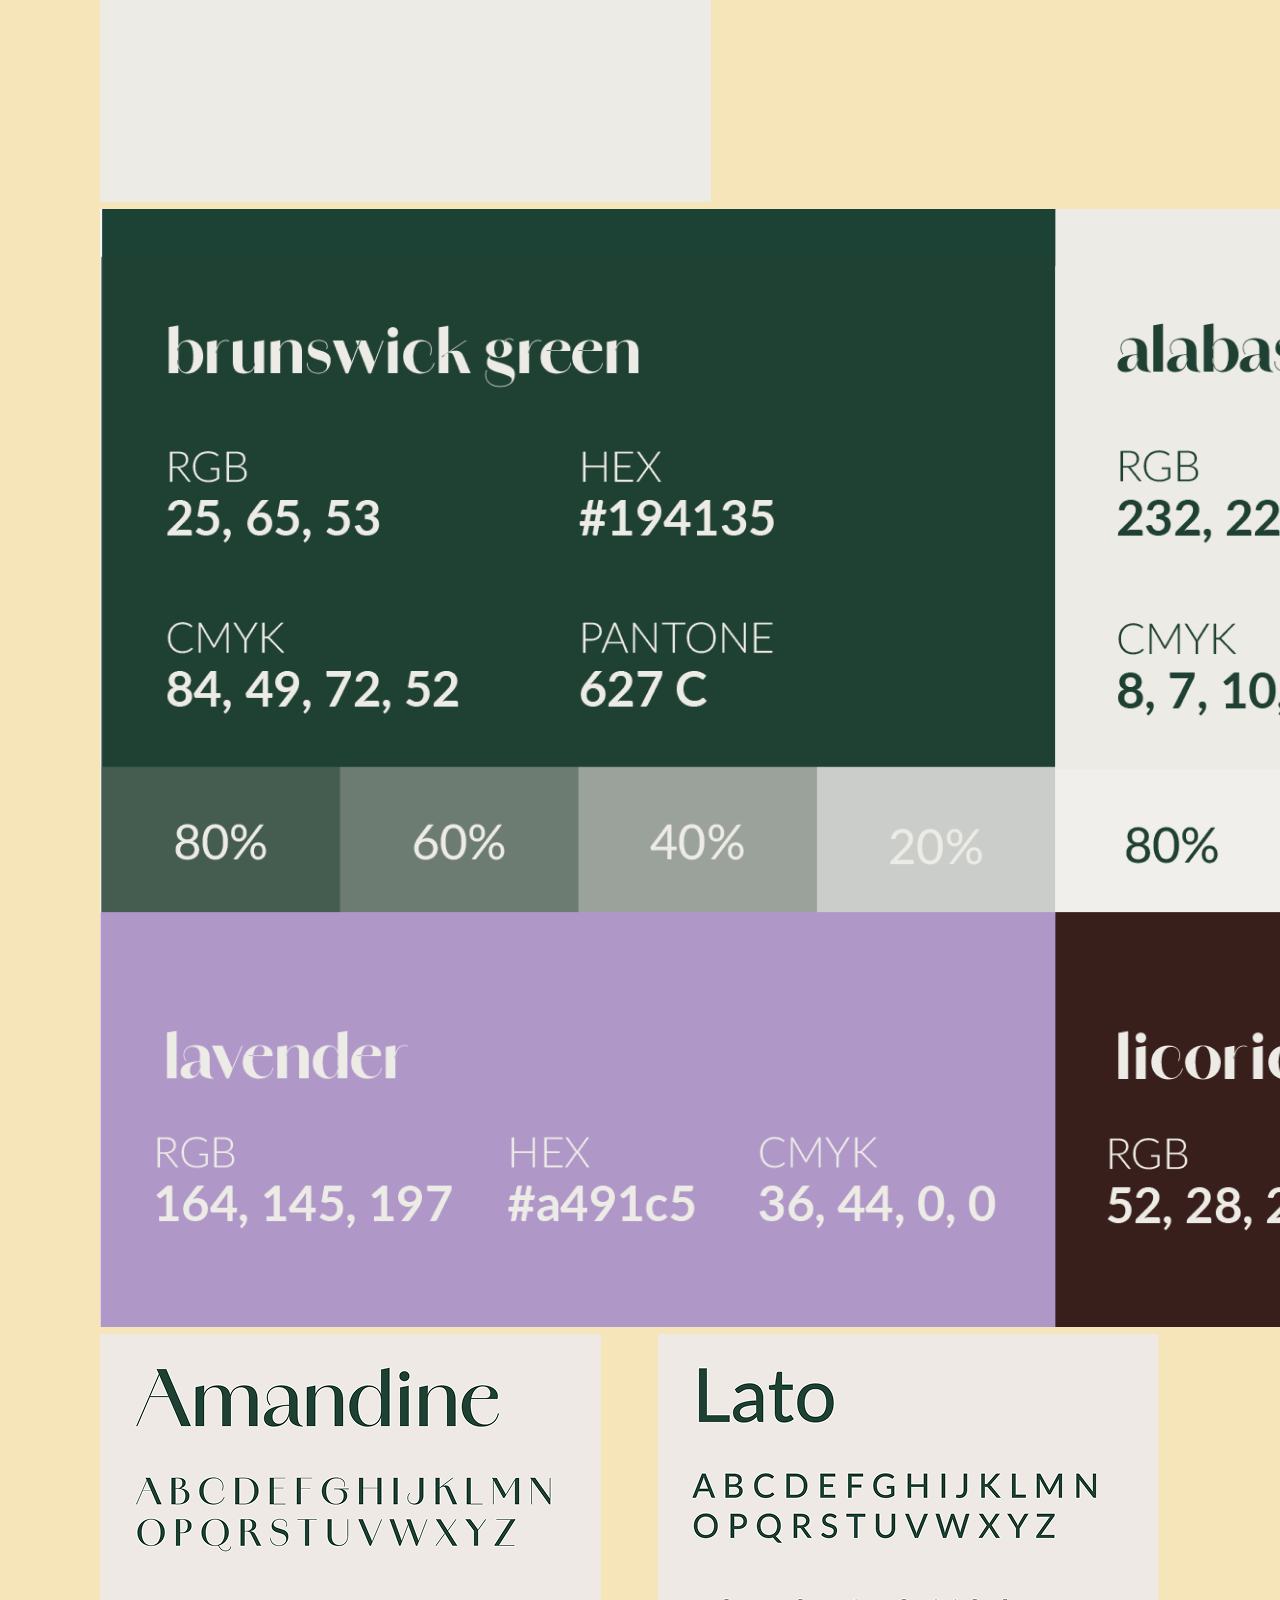
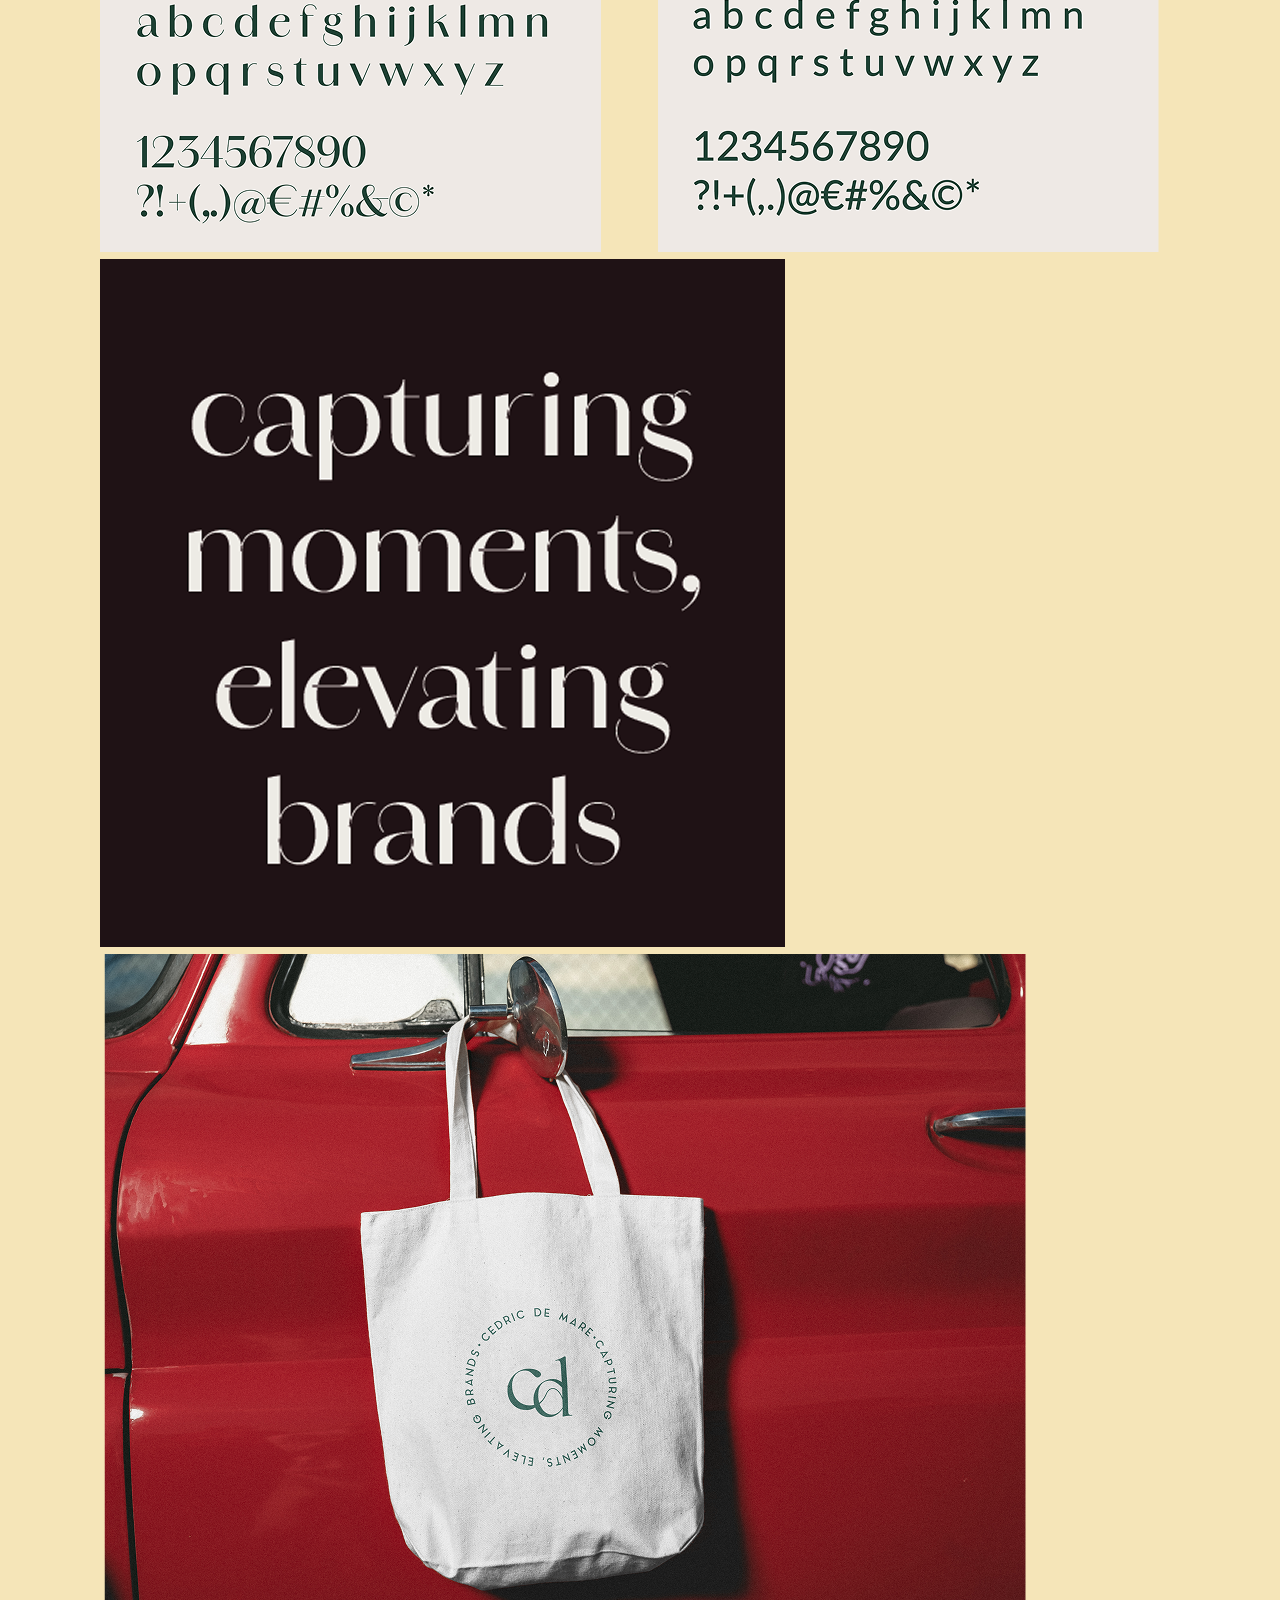
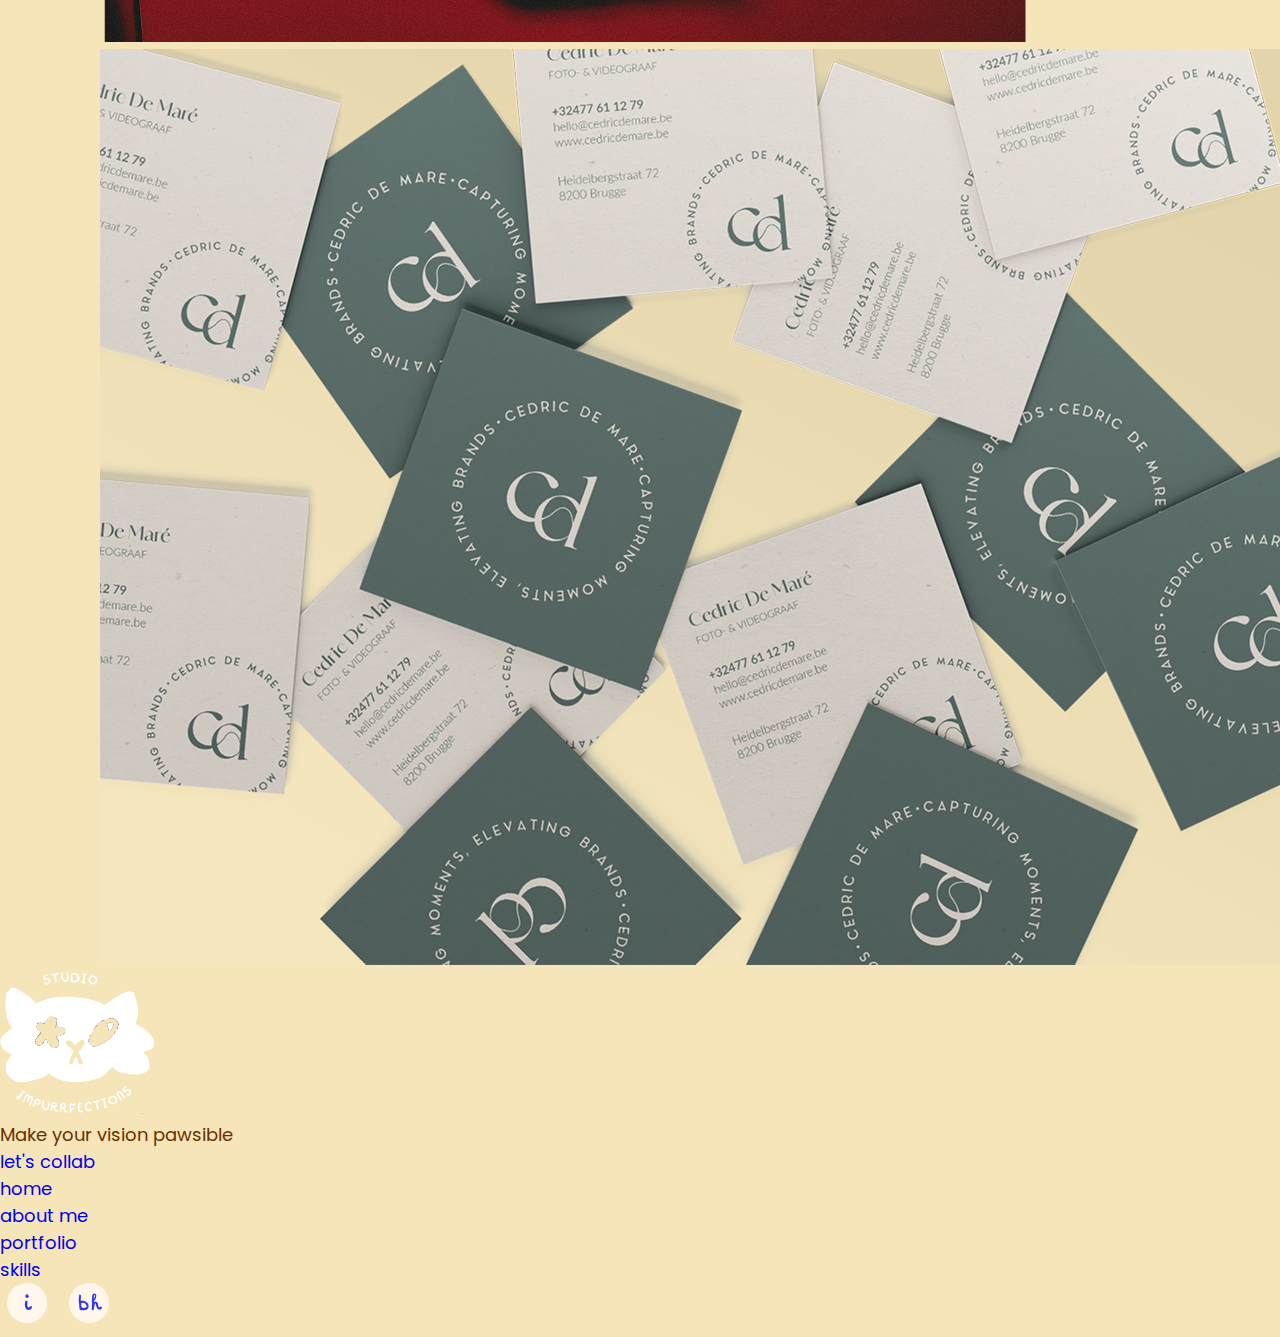
<file: cdm.html>
<!DOCTYPE html>
<html lang="en">

<head>
  <meta charset="UTF-8" />
  <meta name="viewport" content="width=device-width, initial-scale=1.0" />
  <link rel="stylesheet" href="css/reset.css" />
  <link rel="stylesheet" href="css/style.css" />
   <style>
    @import url("https://fonts.googleapis.com/css2?family=Poppins:ital,wght@0,100;0,200;0,300;0,400;0,500;0,600;0,700;0,800;0,900;1,100;1,200;1,300;1,400;1,500;1,600;1,700;1,800;1,900&display=swap");
  </style>
  <title>Portfolio</title>
</head>

<body>
  <header class="header">
    <h1 class="header__title">
      <span class="hidden">Studio Impurrfections</span>
    </h1>
    <nav class="container menu">
            <div class="mobile__branding">
                <img src="assets/img/logo/studio-impurrfections.png" alt="Studio Impurrfections Logo" class="mobile__logo" />
                <span class="mobile__name">Studio Impurrfections</span>
            </div>
            <button class="menu__hamburger" aria-label="Toggle menu">
                <span></span>
                <span></span>
                <span></span>
            </button>
            <ul class="menu__items flex__center">
                <li class="menu__close"><button aria-label="Close menu">✕</button></li>
                <li class="menu__item"><a class="menu__link" href="index.html#portfolio">portfolio</a></li>
                <li class="menu__item"><a class="menu__link" href="index.html#about">about me</a></li>
                <li class="menu__item"><a href="index.html"><img class="menu__img" src="assets/img/logo/studio-impurrfections.png" alt="logo" width="80"></a></li>
                <li class="menu__item"><a class="menu__link" href="index.html#skills">my skills</a></li>
                <li class="menu__item"><a class="menu__link--button" href="mailto:studio.impurrfections@gmail.com">let's collab</a></li>
            </ul>
        </nav>
    <img class="project__title--img" src="assets/img/projects/cdm/Title.png" alt="cdm" />
  </header>
  <main>
  <section class="project__details">
      <article class="project__details--container">
        <div class="project__details--description">
          <h2>Cedric De Mare</h2>
          <p>
            For this project, I created the new branding for Cedric De Maré.
            He is a Belgian photo- and videographer with a romantic and
            elegant style. He dreams of attracting more high-end clients and
            wanted something that felt luxurious, but still set him apart. He
            is in love with deep green tones and graceful initials. So I
            created a timeless look for his identity. It was a lovely
            challenge where I learned a lot and truly enjoyed crafting every
            little detail.
          </p>
        </div>
          <ul class="catageories__list">
            <li class="list__item">
              <img class="list__item--icon" src="assets/img/icons/pink.svg" alt="star" />
              <span class="list__item--text">branding</span>
            </li>
            <li class="list__item">
              <img class="list__item--icon" src="assets/img/icons/pink.svg" alt="star" />
              <span class="list__item--text">logo</span>
            </li>
            <li class="list__item">
              <img class="list__item--icon" src="assets/img/icons/pink.svg" alt="star" />
              <span class="list__item--text">stationary</span>
            </li>
            <li class="list__item">
              <img class="list__item--icon" src="assets/img/icons/pink.svg" alt="star"/>
              <span class="list__item--text">printing</span>
            </li>
          </ul>
      </article>
      <img class="project__details--img" src="assets/img/projects/cdm/thumbnail.png" alt="Mockup" />
      <div class="project__img--box">
        <img src="assets/img/projects/cdm/Logo-dark.png" alt="logo dark" class="logos__dark" />
        <img src="assets/img/projects/cdm/Logo-light.png" alt="logo light" class="logos__light" />
      </div>
      <img class="project__details--img" src="assets/img/projects/cdm/Color.png" alt="Color" />
      <img class="project__details--img" src="assets/img/projects/cdm/Font.png" alt="Font" />
      <div class="project__img--box">
        <img src="assets/img/projects/cdm/Slogan.png" alt="Slogan" />
        <img src="assets/img/projects/cdm/mockup-bag.png" alt="Mockup bag" />
      </div>
      <img class="project__details--img" src="assets/img/projects/cdm/Visitekaartjes.png" alt="Visitekaartjes" />
    </section>
    <section class="random__projects">
      <ul id="projects" class="random__projects--container"></ul>
    </section>
  </main>
  <footer>
            <img class="footer__logo" src="assets/img/logo/white.svg" alt="Studio Impurrfections Logo" />
            <article class="footer__tagline">
                <h3>Make your vision pawsible</h3>
                <a class="footer__button" href="mailto:studio.impurrfections@gmail.com">let's collab</a>
            </article>
            <ul class="footer__menu">
                <li class="footer__item"><a href="index.html" class="footer__link">home</a></li>
                <li class="footer__item"><a href="index.html#about" class="footer__link">about me</a></li>
                <li class="footer__item"><a href="index.html#portfolio" class="footer__link">portfolio</a></li>
                <li class="footer__item"><a href="index.html#skills" class="footer__link">skills</a></li>
            </ul>
            <div class="footer__social">
                <a href="https://www.instagram.com/studio.impurrfections/" target="_blank" rel="noopener" class="footer__social--link" aria-label="Instagram"><img src="assets/img/icons/insta.svg" alt="Instagram" class="footer__social--icon" /></a>
                <a href="https://www.behance.net/studioimpurrfections" target="_blank" rel="noopener" class="footer__social--link" aria-label="Behance"><img src="assets/img/icons/behance.svg" alt="Behance" class="footer__social--icon" /></a>
            </div>
    </footer>
  <script src="js/script.js"></script>
</body>

</html>
</file>
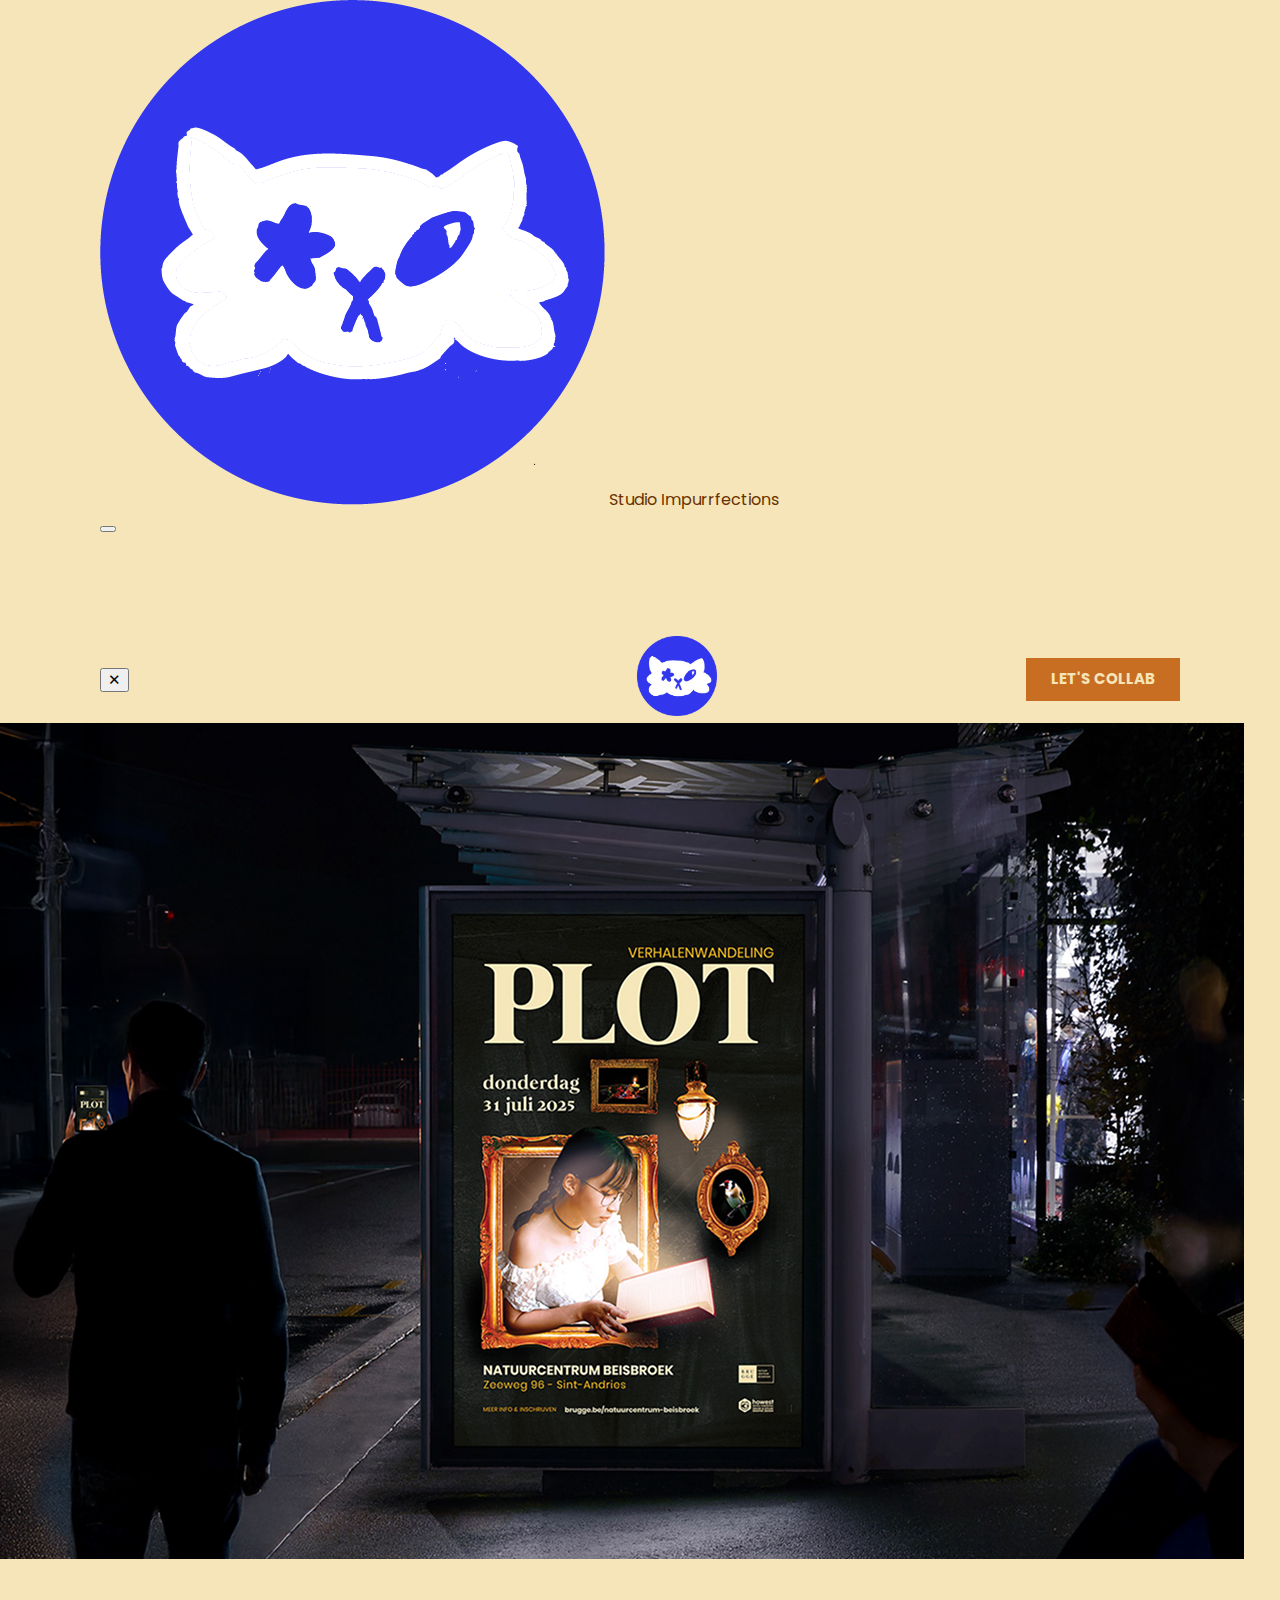
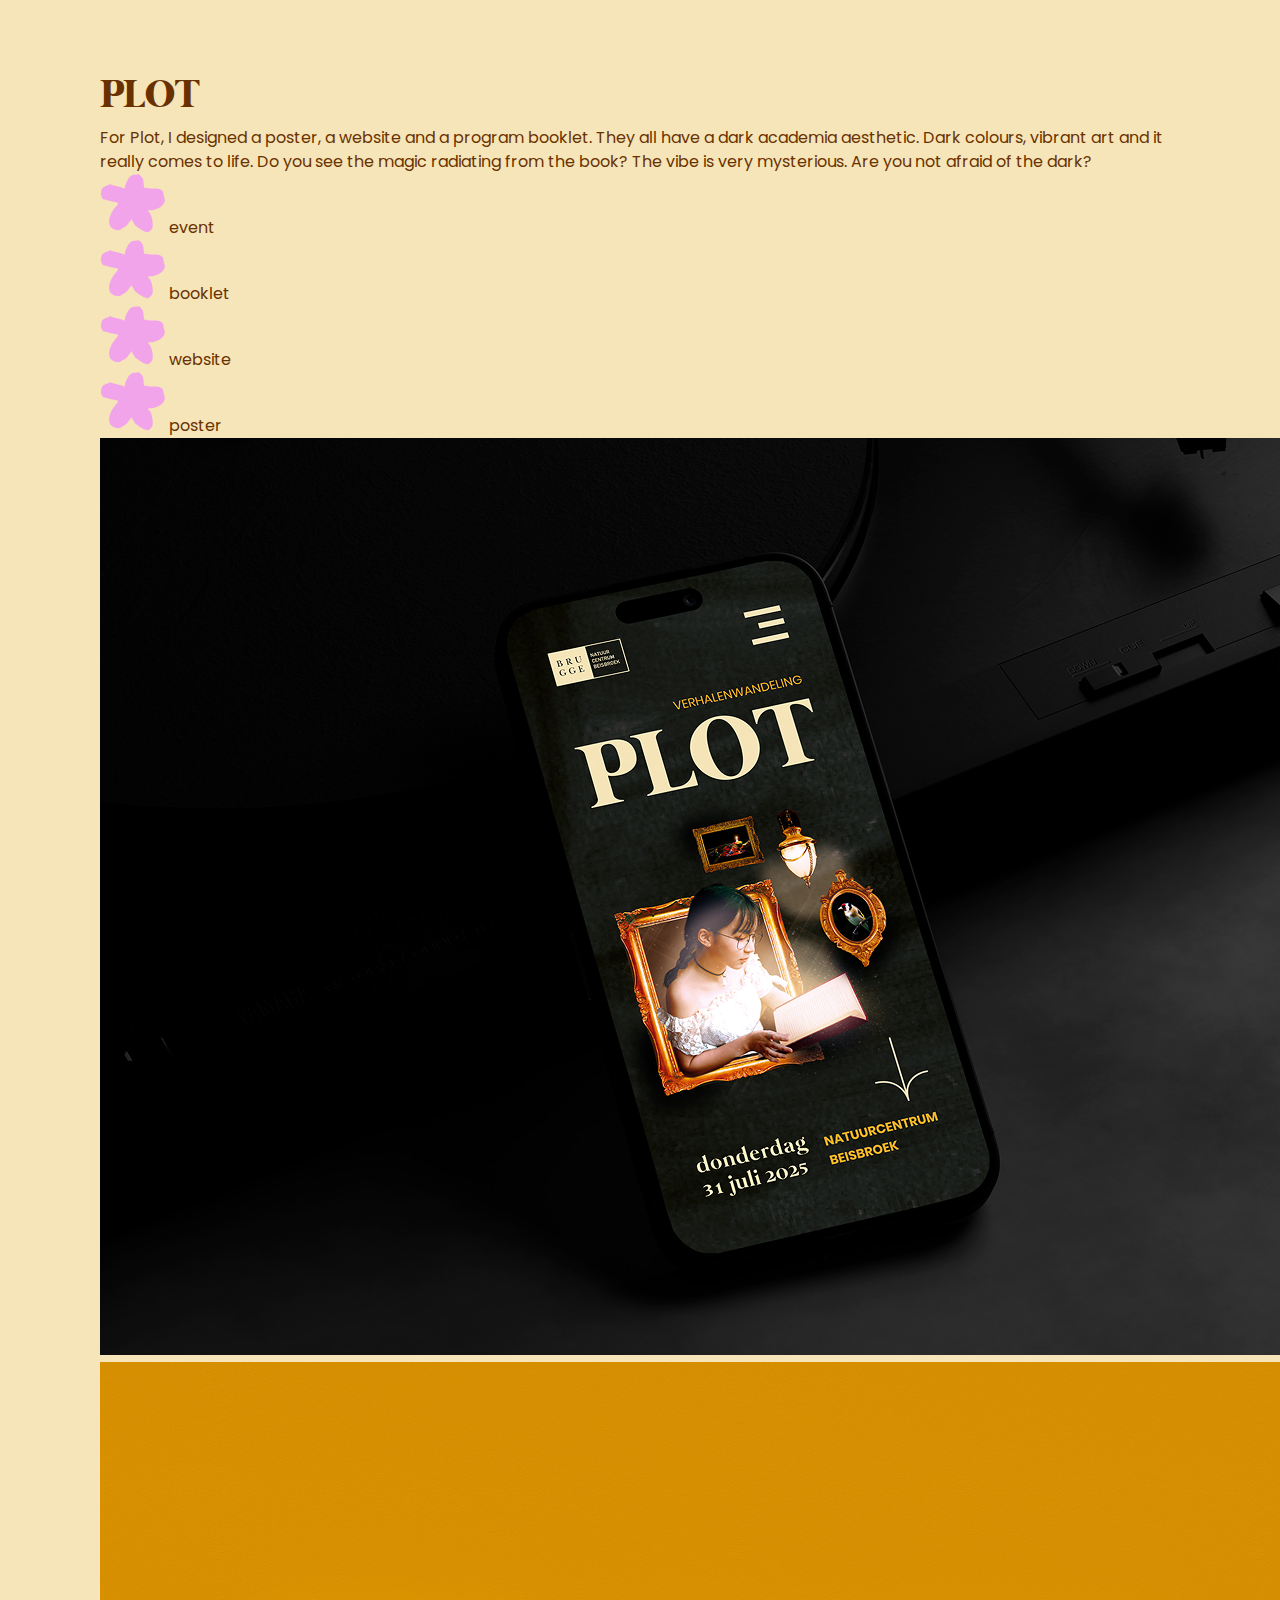
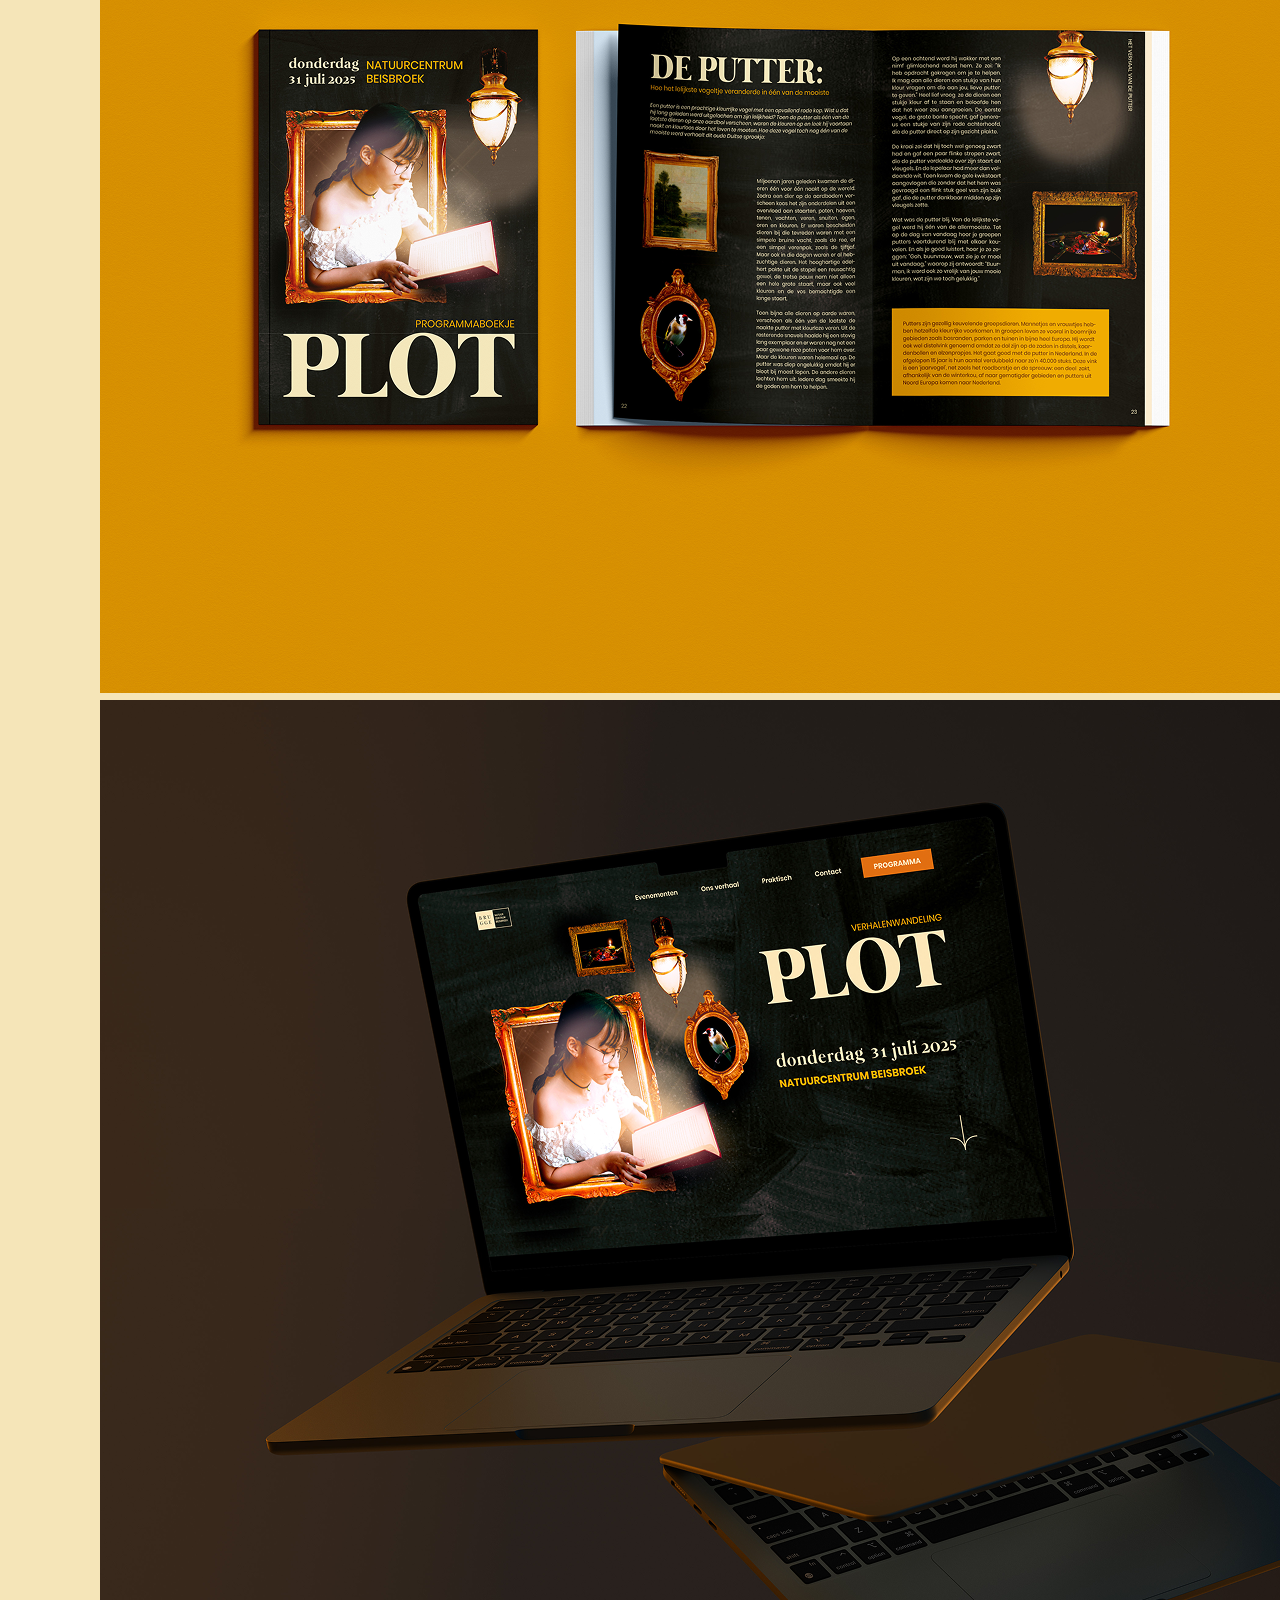
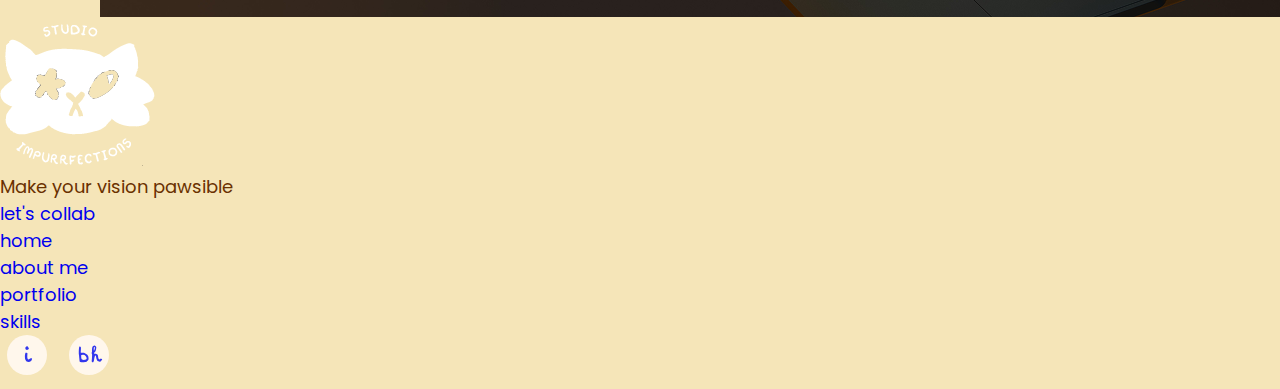
<file: plot.html>
<!DOCTYPE html>
<html lang="en">

<head>
  <meta charset="UTF-8" />
  <meta name="viewport" content="width=device-width, initial-scale=1.0" />
  <link rel="stylesheet" href="css/reset.css" />
  <link rel="stylesheet" href="css/style.css" />
  <style>
    @import url("https://fonts.googleapis.com/css2?family=Poppins:ital,wght@0,100;0,200;0,300;0,400;0,500;0,600;0,700;0,800;0,900;1,100;1,200;1,300;1,400;1,500;1,600;1,700;1,800;1,900&display=swap");
  </style>
  <title>Portfolio</title>
</head>

<body>
  <header class="header">
    <h1 class="header__title">
      <span class="hidden">Studio Impurrfections</span>
    </h1>
    <nav class="container menu">
            <div class="mobile__branding">
                <img src="assets/img/logo/studio-impurrfections.png" alt="Studio Impurrfections Logo" class="mobile__logo" />
                <span class="mobile__name">Studio Impurrfections</span>
            </div>
            <button class="menu__hamburger" aria-label="Toggle menu">
                <span></span>
                <span></span>
                <span></span>
            </button>
            <ul class="menu__items flex__center">
                <li class="menu__close"><button aria-label="Close menu">✕</button></li>
                <li class="menu__item"><a class="menu__link" href="index.html#portfolio">portfolio</a></li>
                <li class="menu__item"><a class="menu__link" href="index.html#about">about me</a></li>
                <li class="menu__item"><a href="index.html"><img class="menu__img" src="assets/img/logo/studio-impurrfections.png" alt="logo" width="80"></a></li>
                <li class="menu__item"><a class="menu__link" href="index.html#skills">my skills</a></li>
                <li class="menu__item"><a class="menu__link--button" href="mailto:studio.impurrfections@gmail.com">let's collab</a></li>
            </ul>
        </nav>
    <img class="project__title--img" src="assets/img/projects/plot/thumbnail.png" alt="Sowl thumbnail" />
  </header>
  <main>
    <section class="project__details">
      <article class="project__details--container">
        <div class="project__details--description">
          <h2>Plot</h2>
          <p>
           For Plot, I designed a poster, a website and a program booklet. They all have a dark academia aesthetic.
            Dark colours, vibrant art and it really comes to life. Do you see the magic radiating from the book? The
            vibe is very mysterious. Are you not afraid of the dark?
          </p>
        </div>
          <ul class="catageories__list">
            <li class="list__item">
              <img class="list__item--icon" src="assets/img/icons/pink.svg" alt="star" />
              <span class="list__item--text">event</span>
            </li>
            <li class="list__item">
              <img class="list__item--icon" src="assets/img/icons/pink.svg" alt="star" />
              <span class="list__item--text">booklet</span>
            </li>
            <li class="list__item">
              <img class="list__item--icon" src="assets/img/icons/pink.svg" alt="star" />
              <span class="list__item--text">website</span>
            </li>
            <li class="list__item">
              <img class="list__item--icon" src="assets/img/icons/pink.svg" alt="star"/>
              <span class="list__item--text">poster</span>
            </li>
          </ul>
      </article>
      <img class="project__title--img" src="assets/img/projects/plot/Mobile.png" alt="Mobile" />
      <img class="project__title--img" src="assets/img/projects/plot/Book.png" alt="Book" />
      <img class="project__title--img" src="assets/img/projects/plot/Website.png" alt="Website" />
  <section class="random__projects">
      <ul id="projects" class="random__projects--container"></ul>
    </section>
  </main>
   <footer>
            <img class="footer__logo" src="assets/img/logo/white.svg" alt="Studio Impurrfections Logo" />
            <article class="footer__tagline">
                <h3>Make your vision pawsible</h3>
                <a class="footer__button" href="mailto:studio.impurrfections@gmail.com">let's collab</a>
            </article>
            <ul class="footer__menu">
                <li class="footer__item"><a href="index.html" class="footer__link">home</a></li>
                <li class="footer__item"><a href="index.html#about" class="footer__link">about me</a></li>
                <li class="footer__item"><a href="index.html#portfolio" class="footer__link">portfolio</a></li>
                <li class="footer__item"><a href="index.html#skills" class="footer__link">skills</a></li>
            </ul>
            <div class="footer__social">
                <a href="https://www.instagram.com/studio.impurrfections/" target="_blank" rel="noopener" class="footer__social--link" aria-label="Instagram"><img src="assets/img/icons/insta.svg" alt="Instagram" class="footer__social--icon" /></a>
                <a href="https://www.behance.net/studioimpurrfections" target="_blank" rel="noopener" class="footer__social--link" aria-label="Behance"><img src="assets/img/icons/behance.svg" alt="Behance" class="footer__social--icon" /></a>
            </div>
    </footer>
  
  <script src="js/script.js"></script>
</body>

</html>
</file>
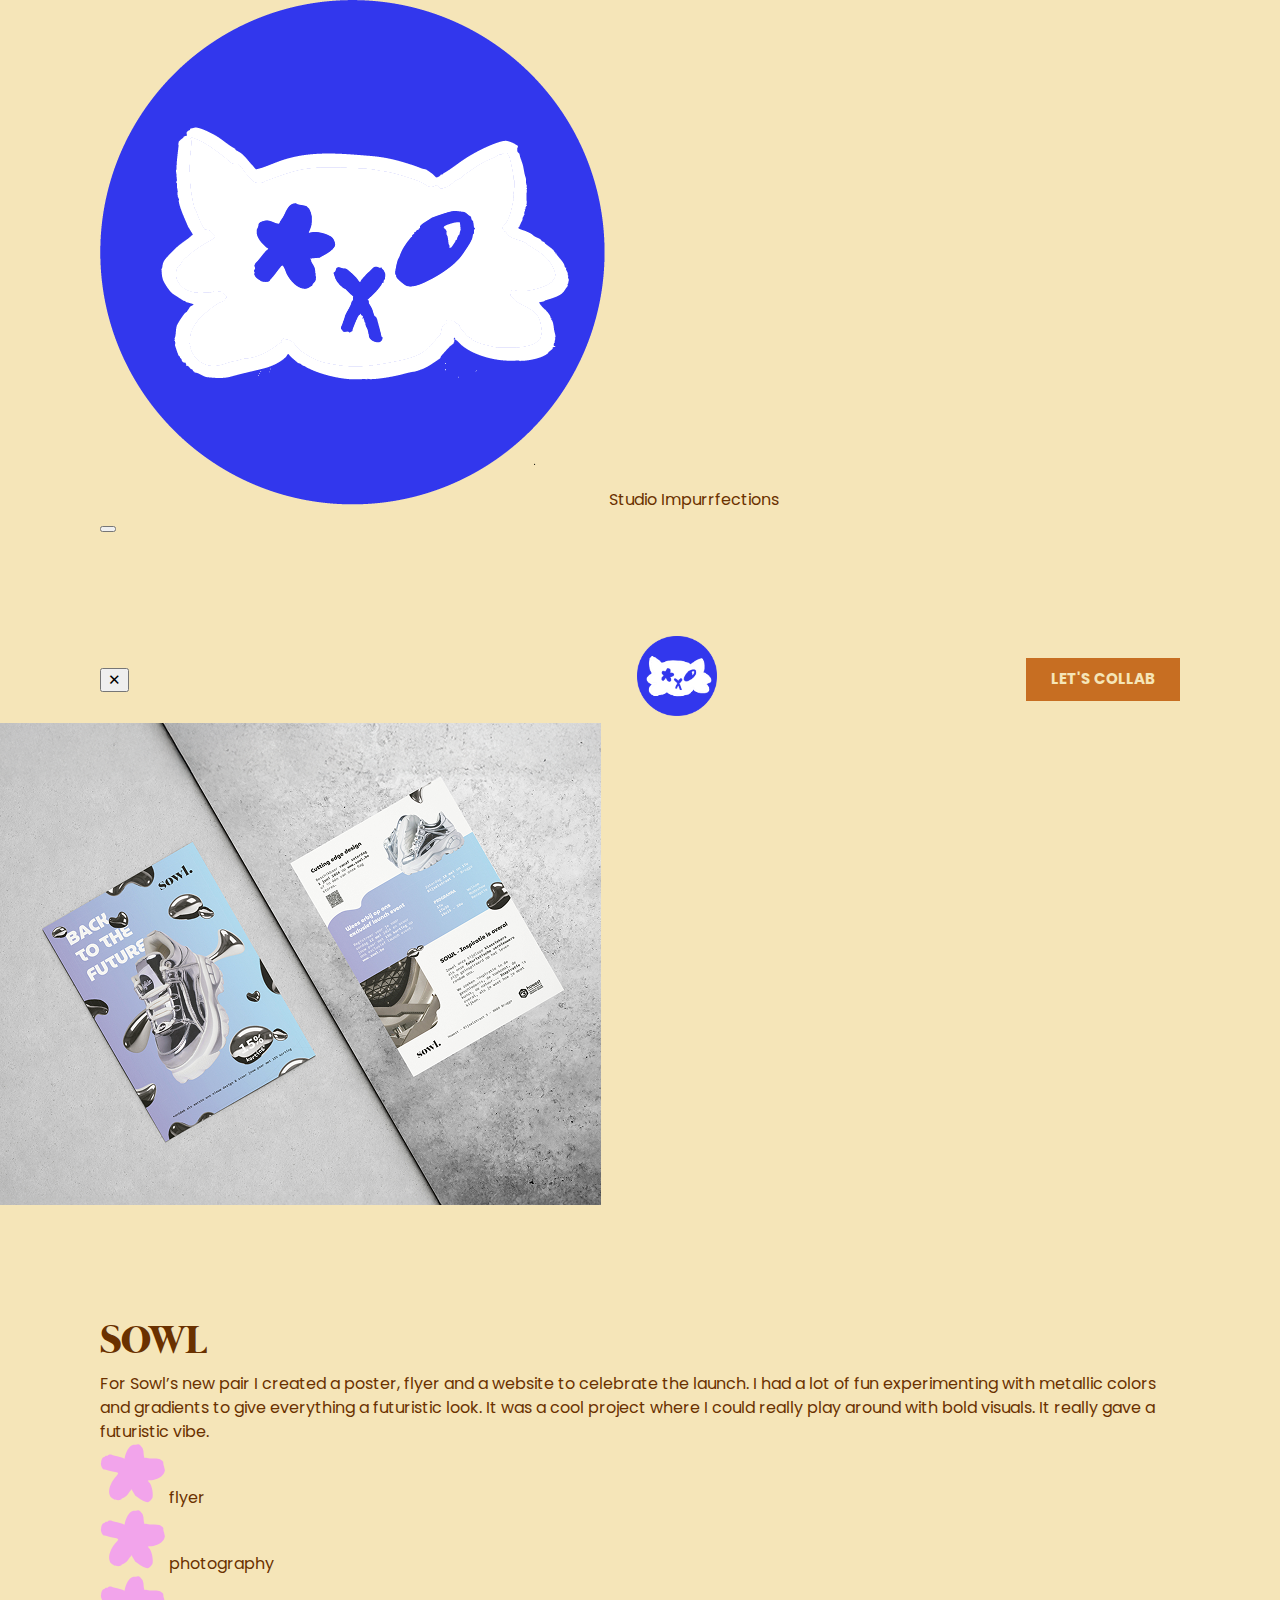
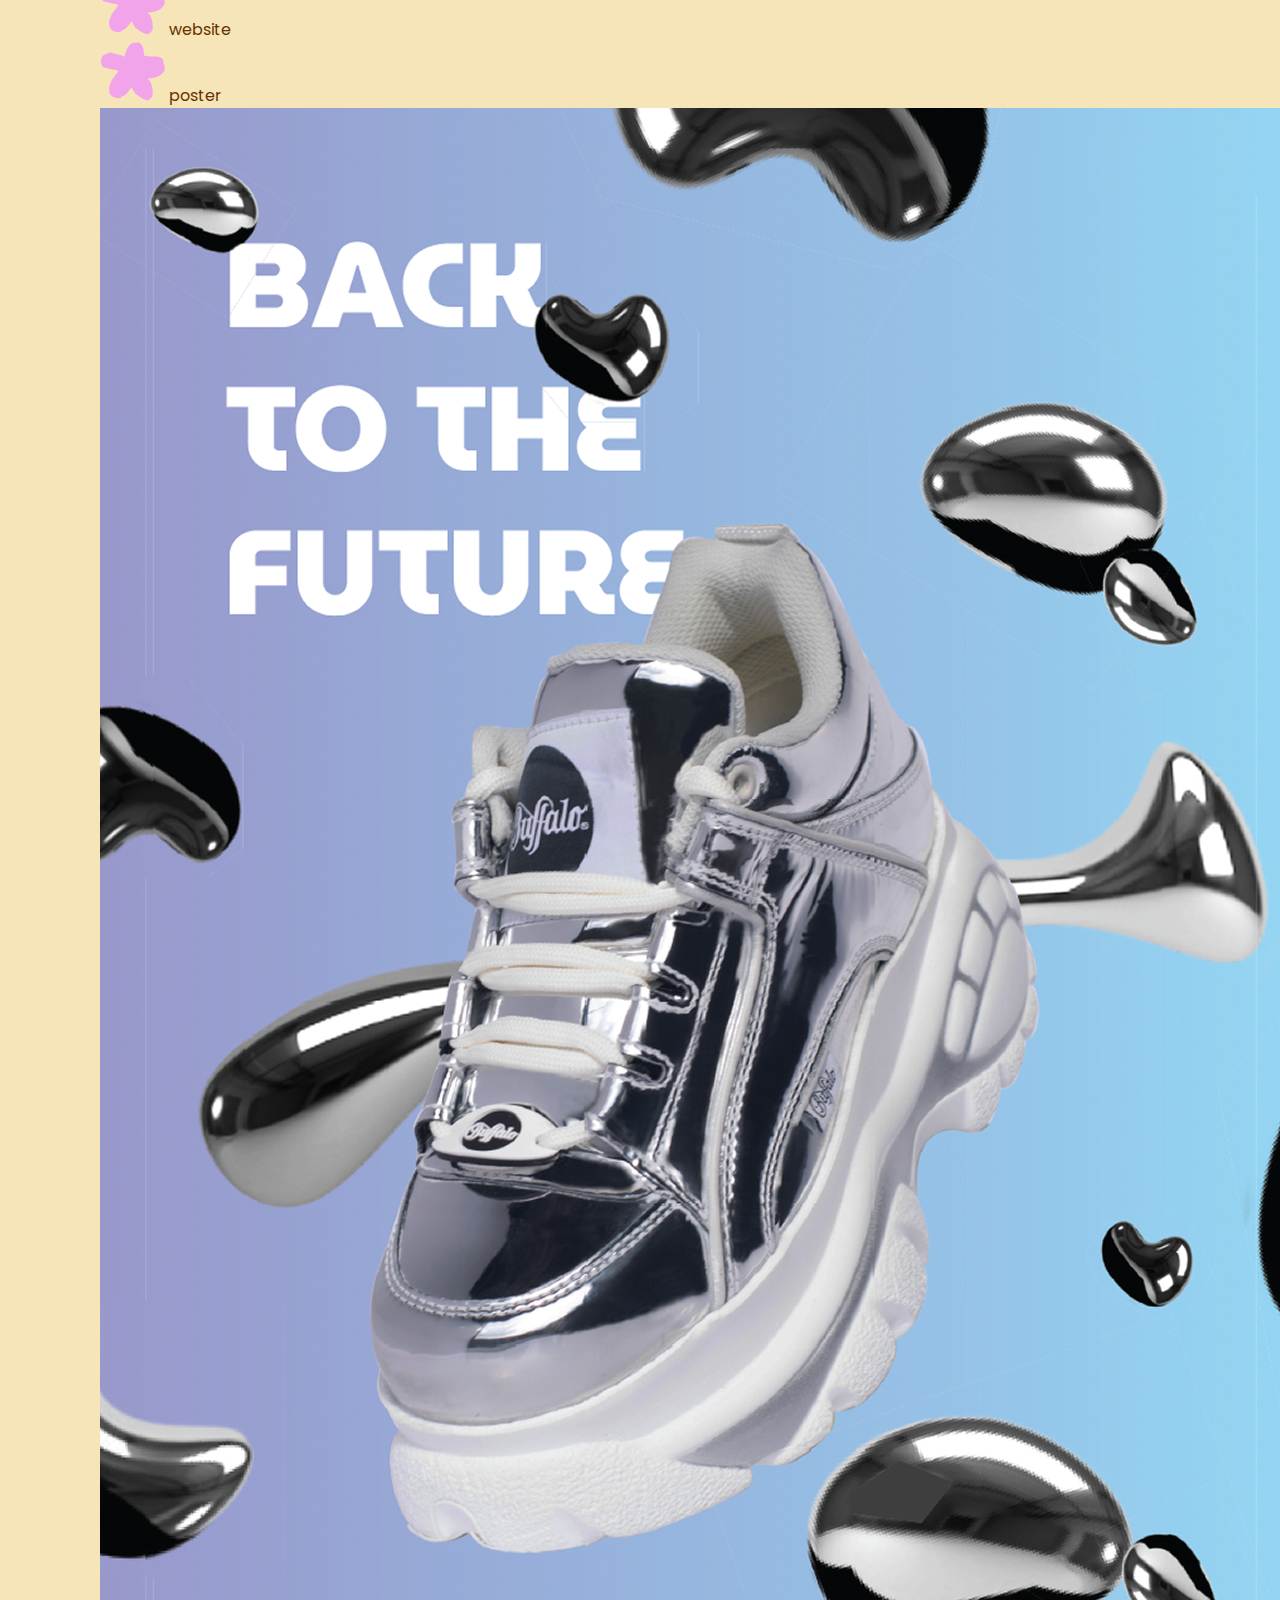
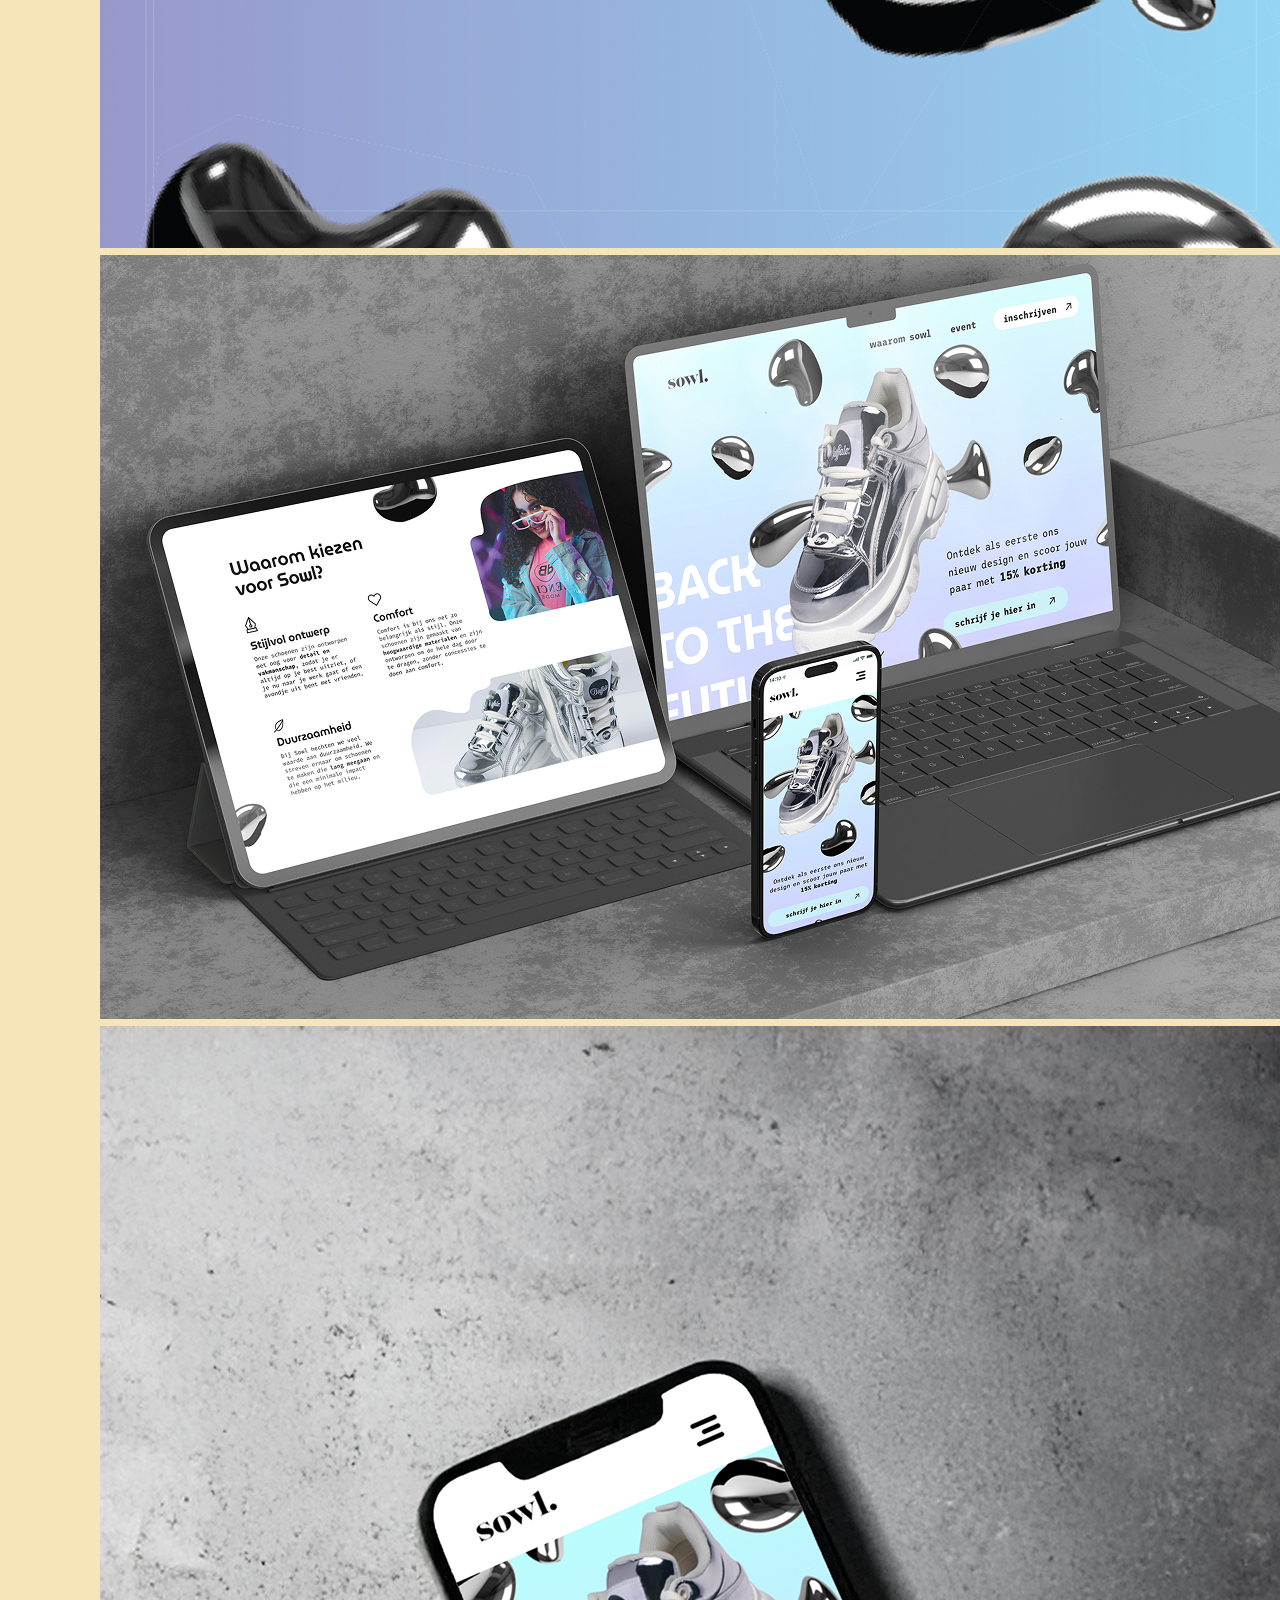
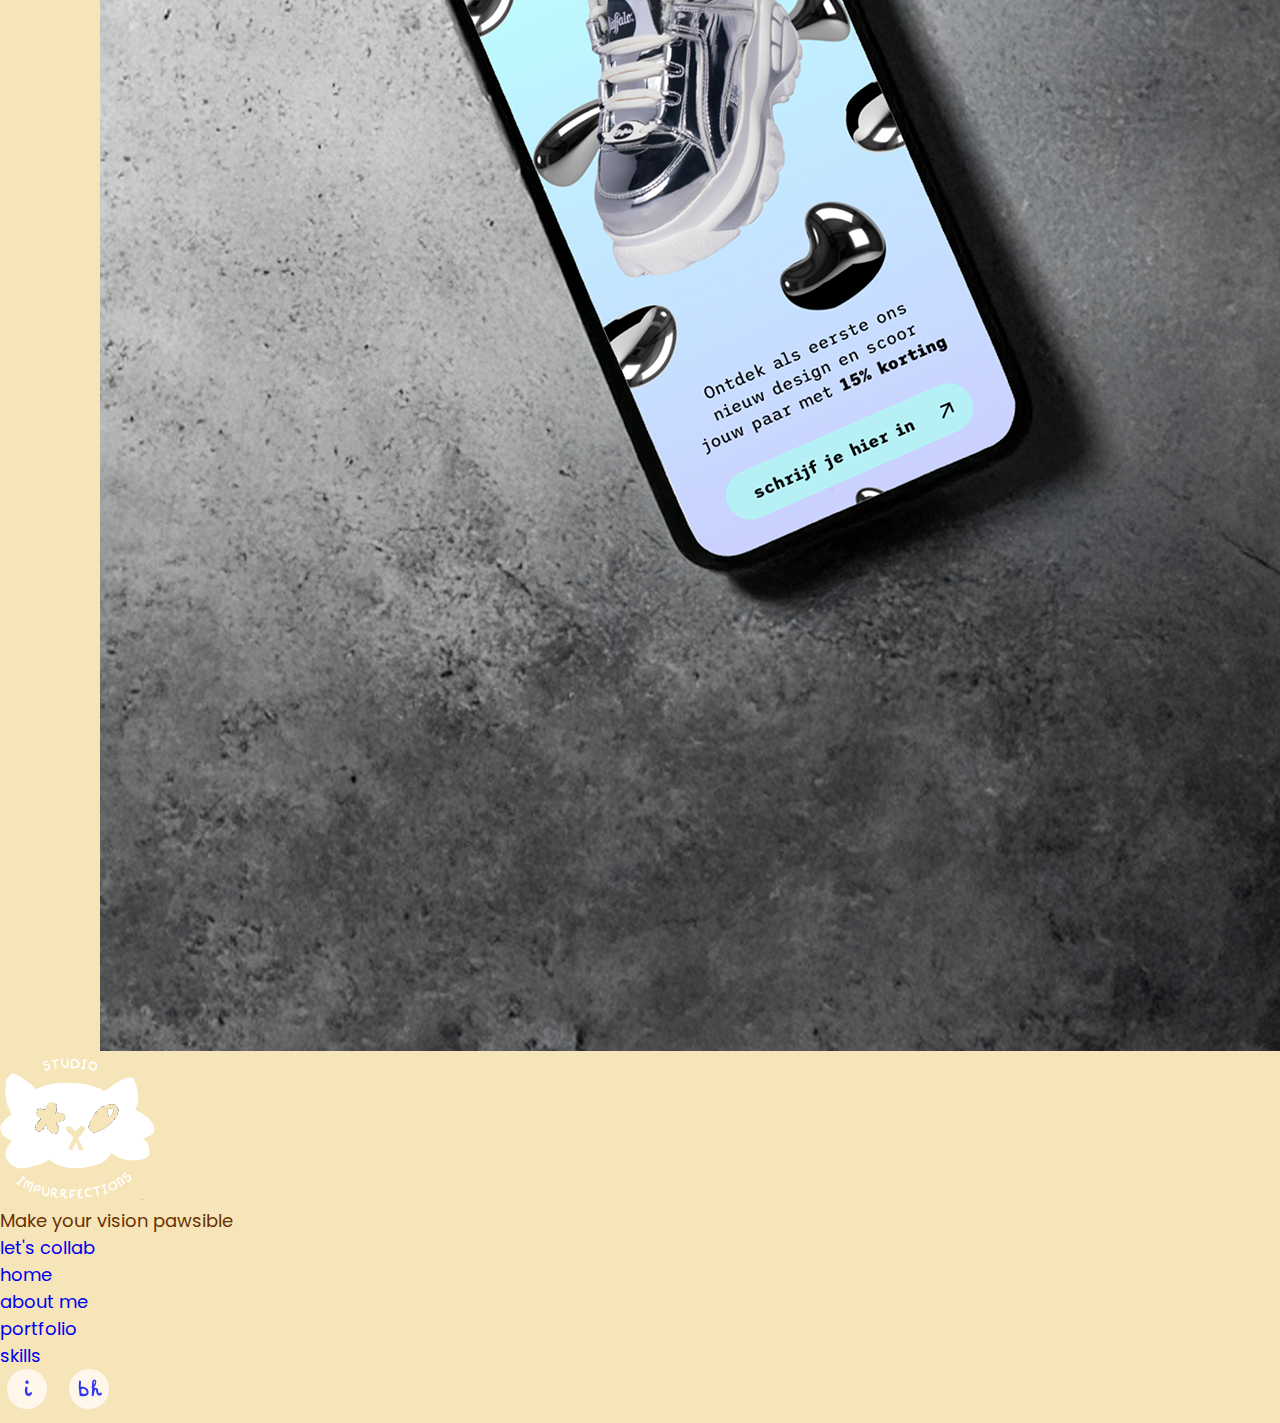
<file: sowl.html>
<!DOCTYPE html>
<html lang="en">

<head>
  <meta charset="UTF-8" />
  <meta name="viewport" content="width=device-width, initial-scale=1.0" />
  <link rel="stylesheet" href="css/reset.css" />
  <link rel="stylesheet" href="css/style.css" />
  <style>
    @import url("https://fonts.googleapis.com/css2?family=Poppins:ital,wght@0,100;0,200;0,300;0,400;0,500;0,600;0,700;0,800;0,900;1,100;1,200;1,300;1,400;1,500;1,600;1,700;1,800;1,900&display=swap");
  </style>
  <title>Portfolio</title>
</head>

<body>
  <header class="header">
    <h1 class="header__title">
      <span class="hidden">Studio Impurrfections</span>
    </h1>
    <nav class="container menu">
            <div class="mobile__branding">
                <img src="assets/img/logo/studio-impurrfections.png" alt="Studio Impurrfections Logo" class="mobile__logo" />
                <span class="mobile__name">Studio Impurrfections</span>
            </div>
            <button class="menu__hamburger" aria-label="Toggle menu">
                <span></span>
                <span></span>
                <span></span>
            </button>
            <ul class="menu__items flex__center">
                <li class="menu__close"><button aria-label="Close menu">✕</button></li>
                <li class="menu__item"><a class="menu__link" href="index.html#portfolio">portfolio</a></li>
                <li class="menu__item"><a class="menu__link" href="index.html#about">about me</a></li>
                <li class="menu__item"><a href="index.html"><img class="menu__img" src="assets/img/logo/studio-impurrfections.png" alt="logo" width="80"></a></li>
                <li class="menu__item"><a class="menu__link" href="index.html#skills">my skills</a></li>
                <li class="menu__item"><a class="menu__link--button" href="mailto:studio.impurrfections@gmail.com">let's collab</a></li>
            </ul>
        </nav>
    <img class="project__title--img" src="assets/img/projects/sowl/thumbnail.png" alt="Sowl thumbnail" />
  </header>
  <main>
    <section class="project__details">
      <article class="project__details--container">
        <div class="project__details--description">
          <h2>Sowl</h2>
          <p>
            For Sowl’s new pair I created a poster, flyer and a website to celebrate the launch. I had a lot of fun
            experimenting with metallic colors and gradients to give everything a futuristic look. It was a cool project
            where I could really play around with bold visuals. It really gave a futuristic vibe.
          </p>
        </div>
          <ul class="catageories__list">
            <li class="list__item">
              <img class="list__item--icon" src="assets/img/icons/pink.svg" alt="star" />
              <span class="list__item--text">flyer</span>
            </li>
            <li class="list__item">
              <img class="list__item--icon" src="assets/img/icons/pink.svg" alt="star" />
              <span class="list__item--text">photography</span>
            </li>
            <li class="list__item">
              <img class="list__item--icon" src="assets/img/icons/pink.svg" alt="star" />
              <span class="list__item--text">website</span>
            </li>
            <li class="list__item">
              <img class="list__item--icon" src="assets/img/icons/pink.svg" alt="star"/>
              <span class="list__item--text">poster</span>
            </li>
          </ul>
      </article>
      <img class="project__title--img" src="assets/img/projects/sowl/Poster.png" alt="Poster" />
      <img class="project__title--img" src="assets/img/projects/sowl/Website.png" alt="Website" />
      <img class="project__title--img" src="assets/img/projects/sowl/Mobile.png" alt="Mobile" />
    </section>
    <section class="random__projects">
      <ul id="projects" class="random__projects--container"></ul>
    </section>
  </main>
   <footer>
            <img class="footer__logo" src="assets/img/logo/white.svg" alt="Studio Impurrfections Logo" />
            <article class="footer__tagline">
                <h3>Make your vision pawsible</h3>
                <a class="footer__button" href="mailto:studio.impurrfections@gmail.com">let's collab</a>
            </article>
            <ul class="footer__menu">
                <li class="footer__item"><a href="index.html" class="footer__link">home</a></li>
                <li class="footer__item"><a href="index.html#about" class="footer__link">about me</a></li>
                <li class="footer__item"><a href="index.html#portfolio" class="footer__link">portfolio</a></li>
                <li class="footer__item"><a href="index.html#skills" class="footer__link">skills</a></li>
            </ul>
            <div class="footer__social">
                <a href="https://www.instagram.com/studio.impurrfections/" target="_blank" rel="noopener" class="footer__social--link" aria-label="Instagram"><img src="assets/img/icons/insta.svg" alt="Instagram" class="footer__social--icon" /></a>
                <a href="https://www.behance.net/studioimpurrfections" target="_blank" rel="noopener" class="footer__social--link" aria-label="Behance"><img src="assets/img/icons/behance.svg" alt="Behance" class="footer__social--icon" /></a>
            </div>
    </footer>
  <script src="js/script.js"></script>
</body>

</html>
</file>
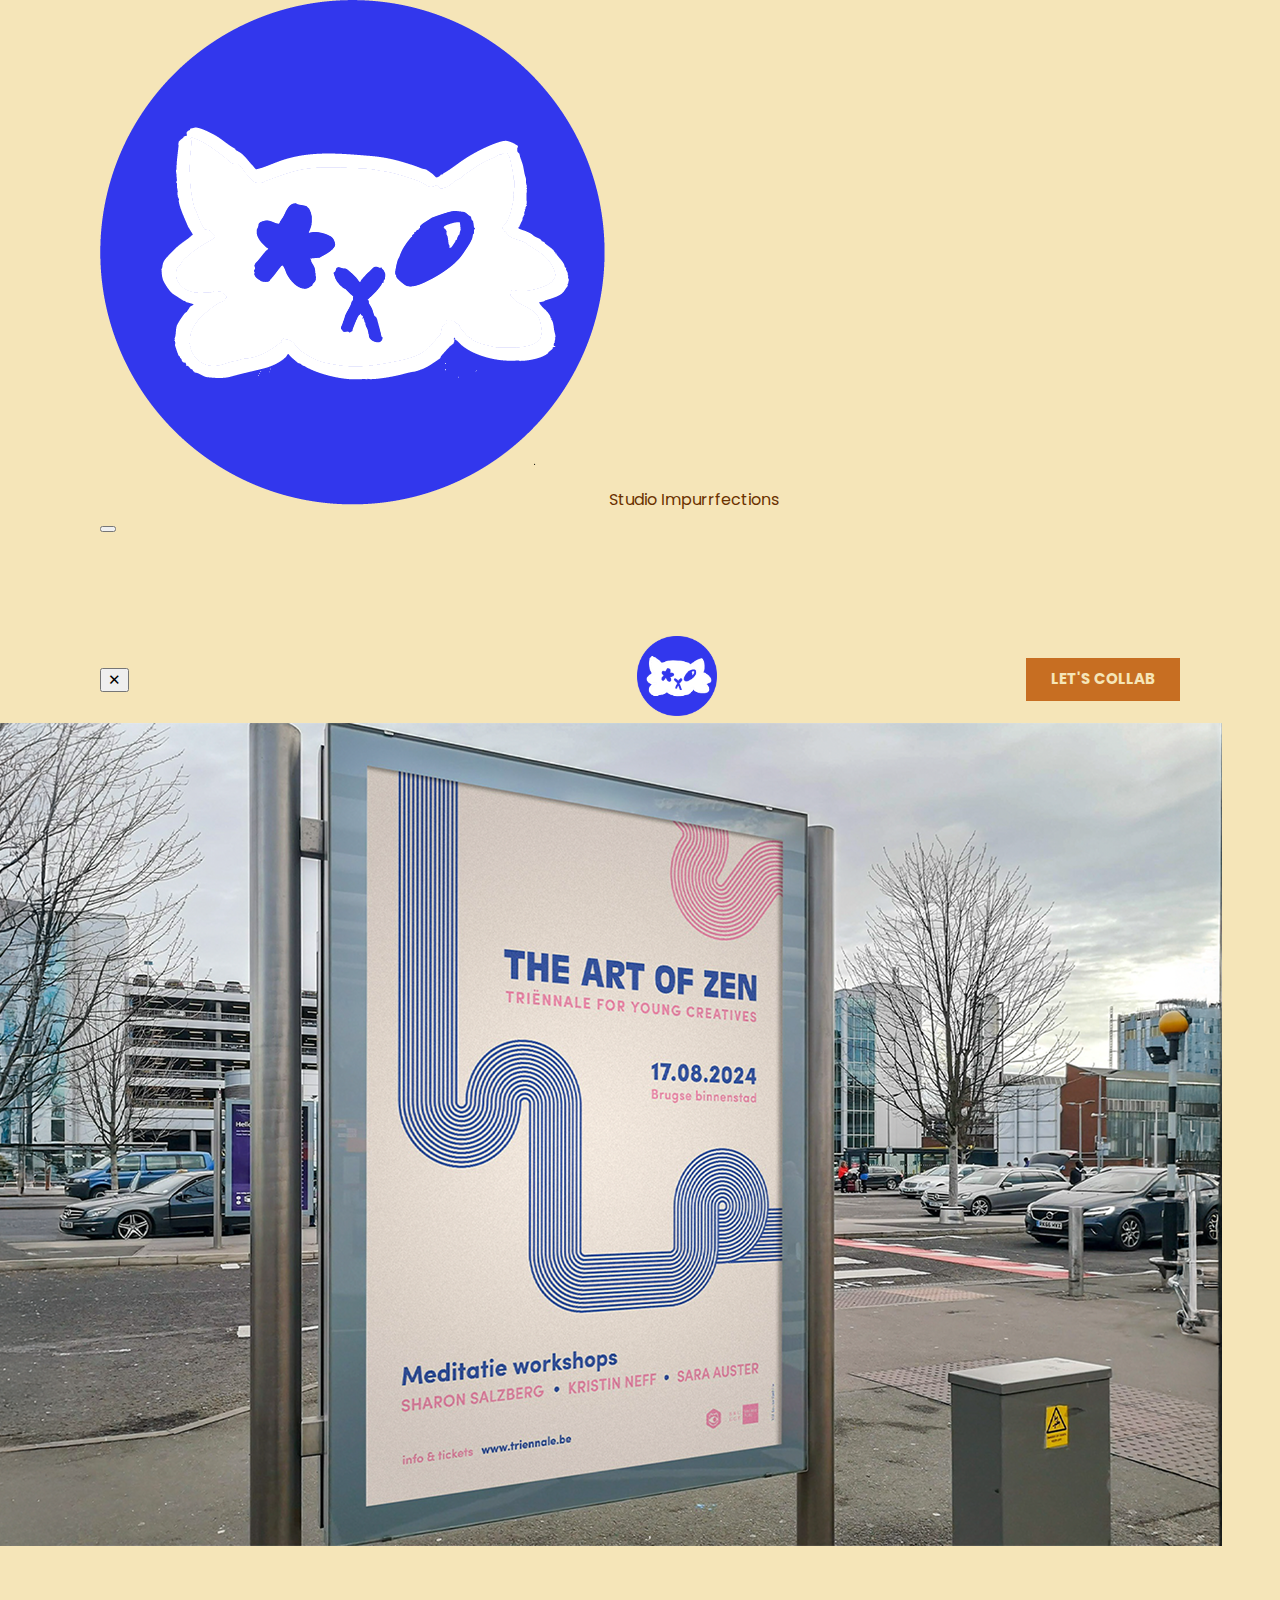
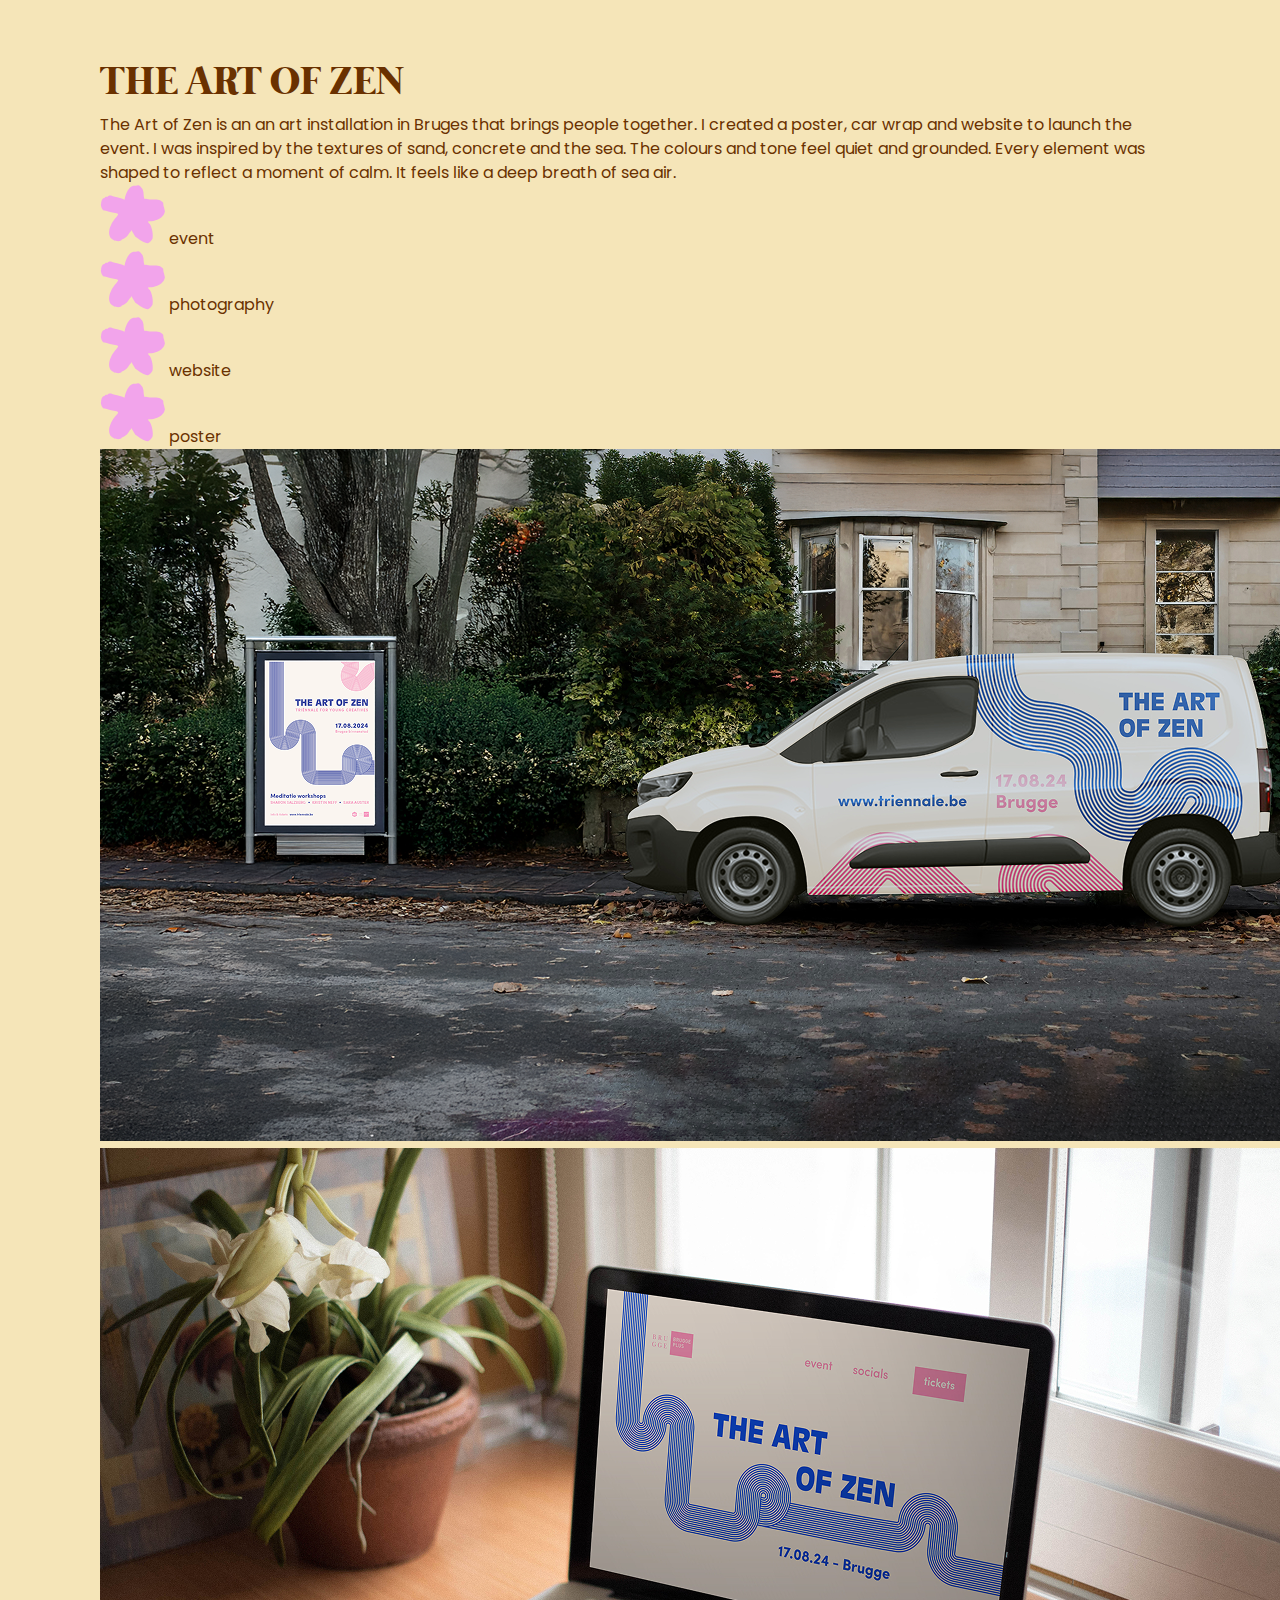
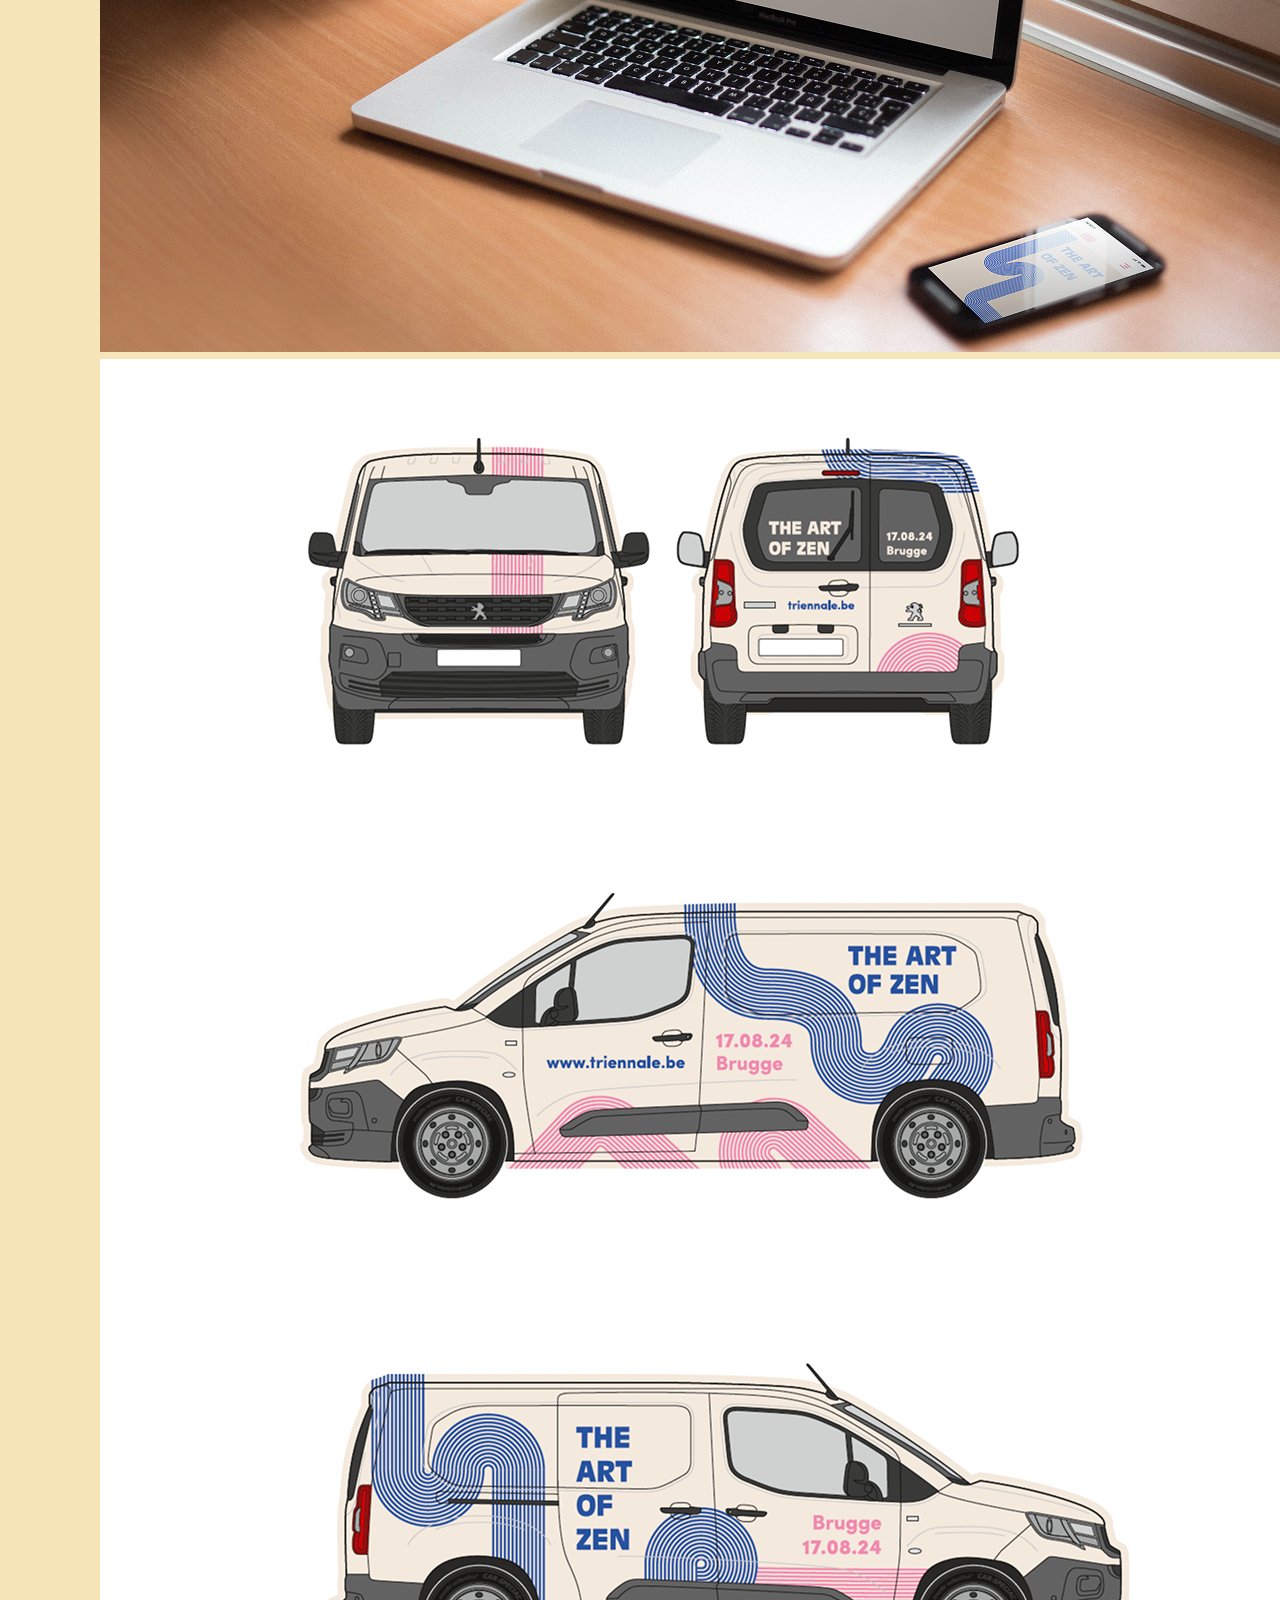
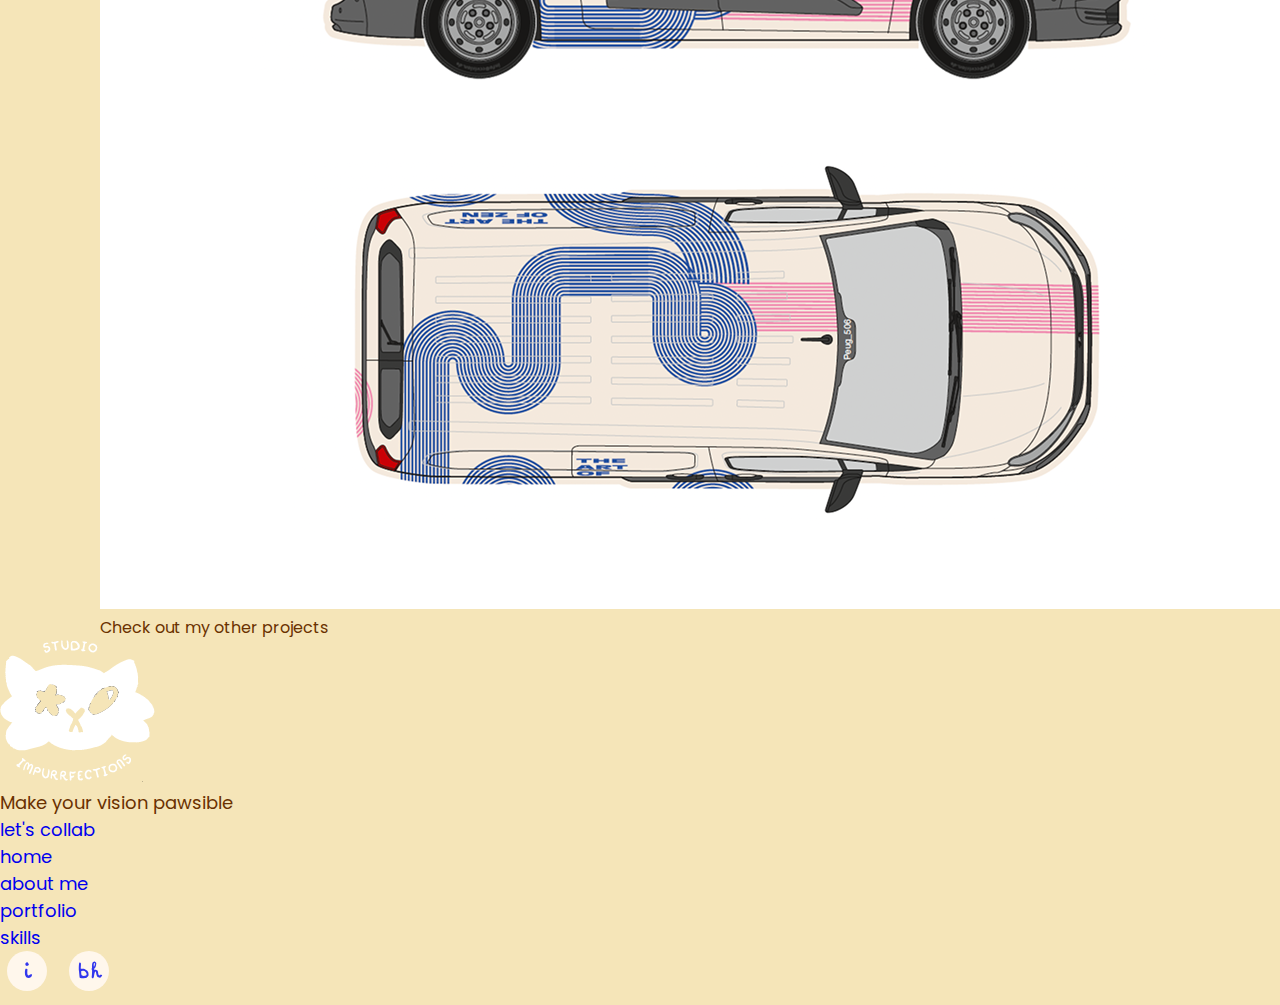
<file: zen.html>
<!DOCTYPE html>
<html lang="en">

<head>
  <meta charset="UTF-8" />
  <meta name="viewport" content="width=device-width, initial-scale=1.0" />
  <link rel="stylesheet" href="css/reset.css" />
  <link rel="stylesheet" href="css/style.css" />
  <style>
    @import url("https://fonts.googleapis.com/css2?family=Poppins:ital,wght@0,100;0,200;0,300;0,400;0,500;0,600;0,700;0,800;0,900;1,100;1,200;1,300;1,400;1,500;1,600;1,700;1,800;1,900&display=swap");
  </style>
  <title>Portfolio</title>
</head>
<body>
  <header class="header">
    <h1 class="header__title">
      <span class="hidden">Studio Impurrfections</span>
    </h1>
    <nav class="container menu">
            <div class="mobile__branding">
                <img src="assets/img/logo/studio-impurrfections.png" alt="Studio Impurrfections Logo" class="mobile__logo" />
                <span class="mobile__name">Studio Impurrfections</span>
            </div>
            <button class="menu__hamburger" aria-label="Toggle menu">
                <span></span>
                <span></span>
                <span></span>
            </button>
            <ul class="menu__items flex__center">
                <li class="menu__close"><button aria-label="Close menu">✕</button></li>
                <li class="menu__item"><a class="menu__link" href="index.html#portfolio">portfolio</a></li>
                <li class="menu__item"><a class="menu__link" href="index.html#about">about me</a></li>
                <li class="menu__item"><a href="index.html"><img class="menu__img" src="assets/img/logo/studio-impurrfections.png" alt="logo" width="80"></a></li>
                <li class="menu__item"><a class="menu__link" href="index.html#skills">my skills</a></li>
                <li class="menu__item"><a class="menu__link--button" href="mailto:studio.impurrfections@gmail.com">let's collab</a></li>
            </ul>
        </nav>
    <img class="project__title--img" src="assets/img/projects/zen/thumbnail.png" alt="Art of zen title" />
  </header>
  <main>
    <section class="project__details">
      <article class="project__details--container">
        <div class="project__details--description">
          <h2>The Art of Zen</h2>
          <p>
            The Art of Zen is an an art installation in Bruges that brings people together. I created a poster, car wrap
            and website to launch the event. I was inspired by the textures of sand, concrete and the sea. The colours
            and tone feel quiet and grounded. Every element was shaped to reflect a moment of calm. It feels like a deep
            breath of sea air.
          </p>
        </div>
          <ul class="catageories__list">
            <li class="list__item">
              <img class="list__item--icon" src="assets/img/icons/pink.svg" alt="star" />
              <span class="list__item--text">event</span>
            </li>
            <li class="list__item">
              <img class="list__item--icon" src="assets/img/icons/pink.svg" alt="star" />
              <span class="list__item--text">photography</span>
            </li>
            <li class="list__item">
              <img class="list__item--icon" src="assets/img/icons/pink.svg" alt="star" />
              <span class="list__item--text">website</span>
            </li>
            <li class="list__item">
              <img class="list__item--icon" src="assets/img/icons/pink.svg" alt="star"/>
              <span class="list__item--text">poster</span>
            </li>
          </ul>
      </article>
      <img class="project__title--img" src="assets/img/projects/zen/Mockup.png" alt="Mockup" />
      <img class="project__title--img" src="assets/img/projects/zen/Website.png" alt="Website" />
      <img class="project__title--img" src="assets/img/projects/zen/Car.png" alt="Car" />
    </section>
    <section class="random__projects">
      <h3 class="portfolio__title">Check out my other projects</h3>
      <ul id="projects" class="random__projects--container"></ul>
    </section>
  </main>
  <footer>
            <img class="footer__logo" src="assets/img/logo/white.svg" alt="Studio Impurrfections Logo" />
            <article class="footer__tagline">
                <h3>Make your vision pawsible</h3>
                <a class="footer__button" href="mailto:studio.impurrfections@gmail.com">let's collab</a>
            </article>
            <ul class="footer__menu">
                <li class="footer__item"><a href="index.html" class="footer__link">home</a></li>
                <li class="footer__item"><a href="index.html#about" class="footer__link">about me</a></li>
                <li class="footer__item"><a href="index.html#portfolio" class="footer__link">portfolio</a></li>
                <li class="footer__item"><a href="index.html#skills" class="footer__link">skills</a></li>
            </ul>
            <div class="footer__social">
                <a href="https://www.instagram.com/studio.impurrfections/" target="_blank" rel="noopener" class="footer__social--link" aria-label="Instagram"><img src="assets/img/icons/insta.svg" alt="Instagram" class="footer__social--icon" /></a>
                <a href="https://www.behance.net/studioimpurrfections" target="_blank" rel="noopener" class="footer__social--link" aria-label="Behance"><img src="assets/img/icons/behance.svg" alt="Behance" class="footer__social--icon" /></a>
            </div>
    </footer>
  <script src="js/script.js"></script>
</body>

</html>
</file>
<file: css/style.css>
*,
*::before,
*::after {
  box-sizing: border-box;
}

/*---FONTS---*/

@font-face {
  font-family: 'Mermaid';
  src: url('../assets/fonts/Mermaid/Mermaid.woff2') format('woff2'),
       url('../assets/fonts/Mermaid/Mermaid.woff') format('woff');
  font-weight: normal;
  font-style: normal;
}

/*---HTML---*/

html {
  font-size: 62.5%;
  box-sizing: inherit;
  scroll-behavior: smooth;
}

body {
  font-family: "Poppins", sans-serif;
  font-weight: 400;
  font-style: normal;  
  font-size: 1.8rem;
  line-height: 1.5;
  background-color: #F5E5B8;
  color: #6A3100;
}

/*---TYPE---*/

h2 {
    font-family: "Mermaid", Helvetica, Arial, sans-serif;
    font-size: 10rem;
    text-transform: uppercase;
    padding-top: 10rem;
}

.nopadding {
    padding: 0;
}

.title__events {
    line-height: 1;
}

h4 {
    font-family: "Mermaid", Helvetica, Arial, sans-serif;
    font-size: 3rem;
    text-transform: uppercase;
    margin: 5rem 0 2rem;
    line-height: normal;
}

h5 {
    font-family: "Mermaid", Helvetica, Arial, sans-serif;
    font-size: 3rem;
    margin: 5rem 0rem 2rem;
    line-height: normal;
}

.hidden {
  display: none;
}

.bold {
    font-weight: bold;
}

a {
    text-decoration: none;
}

.carrousel__arrow {
    text-decoration: none;
    background: none;
    border: none;
}

.center {
    text-align: center;
}

.centered {
    display: block;
    margin-left: auto;
    margin-right: auto;
}

.title__story {
    font-size: 4rem;
    padding-bottom: 4rem;
}

.text__transform {
    text-transform: none;
}

.cursive {
    font-style: italic;
}

/*---COLOR---*/

.button__link {
    color: #6A3100;
}

.button__link:hover {
    color: #F5E5B8;
}

.button__link--dark {
    color: #F5E5B8;
}

.button__link--dark:hover {
    color: #6A3100;
}

.dark {
    color: white;
}

.beige {
    color: #F5E5B8;
}

.brown {
    color: #C76E22
}

.yellow {
    color: #EEA922;
}

.footer__color{
    background-color: #C76E22;
}

/*BUTTONS*/

.menu__link--button, .menu__link--buton {
    background-color: #C76E22;
    color: #F5E5B8;
    padding: 1rem 2.5rem;
    text-decoration: none;
    text-transform: uppercase;
    font-family: "Poppins", sans-serif;
    font-weight: 700;
    font-style: bold;
    font-size: 1.5rem;
}

.menu__link--button:hover {
    color: #C76E22;
    background-color: #F5E5B8;
}


.button {
    background-color: #F5E5B8;
    color: #6A3100;
    border: 0.25rem solid #6A3100;
    padding: 1rem 2.5rem;
    text-decoration: none;
    text-transform: uppercase;
    font-family: "Poppins", sans-serif;
    font-weight: 700;
    font-style: bold;
    font-size: 2rem;
    margin-bottom: 10rem;
}

.button:hover {
    background-color: #6A3100;
    color: #F5E5B8;
}

.button__dark {
    background-color: #6A3100;
    color: #F5E5B8;
    border: 0.25rem solid #F5E5B8;
    padding: 1rem 2.5rem;
    text-decoration: none;
    text-transform: uppercase;
    font-family: "Poppins", sans-serif;
    font-weight: 700;
    font-style: bold;
    font-size: 2rem;
    margin-bottom: 10rem;
}

.button__darkness {
    background-color: black;
}

.button__dark:hover {
    background-color: #F5E5B8;
    color: #6A3100;
}

.button__darkness:hover {
    color: black;
}

#button__prev:hover {
    content: url('/assets/img/icons/arrow-left-hover.png');
}

#button__next:hover {
    content: url('/assets/img/icons/arrow-right-hover.png');
}

/*---FLEX---*/

.flex__center {
    display: flex;
    justify-content: space-between;
    align-items: center;
}

.flex__center--end {
    display: flex;
    justify-content: space-between;
    align-items: flex-end;
}

.flex__center--content {
    display: flex;
    justify-content: center;
}

.flex__under {
    display: flex;
    flex-direction: column;
}

/*---MARGINS---*/
.right {
    float: right;
    margin: 5rem 0rem;
}

.margin__right {
    margin-right: 15rem;
}

.margin__top {
    margin-top: -10rem;
}

.margin__top--header {
    padding-top: 20rem;
}

.margin__top--intro {
    padding-top: 10rem;
}

.container__margin--bottom {
    margin-bottom: 10rem;
}

.margin__star {
    margin: 3rem 0;
}


.margin__text {
    margin-top: 2rem;
}

.container__margin {
    margin: 0 -20rem;
}

.story__img {
    margin-right: -20rem;
}

.margin__map {
    padding-top: 5rem;
}

.h5__margin {
    margin: 1rem 3rem 2rem -6rem;
}

/*---HEADER---*/

.header__background {
    background-image: url("/assets/img/background/background.png");
    margin-top: -5rem;
    padding-bottom: .1rem;
    background-position: center;
    background-repeat: no-repeat;
    background-size: cover;
}

.menu__items {
    padding-top: 10rem;
    position: relative;
    z-index: 2;
}

.menu__link, .menu__link--mobile {
    color: #F5E5B8;
    text-decoration: none;
    font-size: 1.5rem;
    font-weight: 600;
    font-style: bold;
    text-underline-offset: .3rem;
}

.menu__link:hover {
    text-decoration: underline;
}

.campaign {
    margin-left: -8rem;
    margin-top: -5rem;
}

.header__plot {
    font-family: "Mermaid", Helvetica, Arial, sans-serif;
    font-size: 20rem;
    text-transform: uppercase;
    color: #F5E5B8;
    line-height: normal;
    margin-bottom: 6rem;
}

.header__story {
    text-transform: uppercase;
    color: #EEA922;
    font-size: 2rem;
    float: right;
    margin-top: 4rem;
}

.header__date {
    font-family: "Mermaid", Helvetica, Arial, sans-serif;
    color: #F5E5B8;
    font-size: 5rem;
}

.header__place {
    color: #EEA922;
    font-family: "Poppins", sans-serif;
    font-weight: 700;
    font-style: bold;
    font-size: 3rem;
    text-transform: uppercase;
}

/*---INTRO---*/

.time {
    font-weight: bold;
    color: #EEA922;
}

.intro__text {
    font-size: 5rem;
    text-align: center;
    width: 70%;
    margin-bottom: 5rem;
}

.intro__box {
    width: 50%;
    text-align: justify;
    margin: 5rem 0rem;
}

.intro__box--right {
    margin-right: 10rem;
}

/*PROGRAM*/

.container__program {
    margin: 10rem -20rem;
    background-color: #6A3100;
}

.container__box {
    background-color: #6A3100;
    color: #F5E5B8;
    margin: 10rem 18rem;
    padding-bottom: 10rem;
}

.flex__center--program {
    justify-content: center;
}

.container__box--container {
    width: 26%;
}

.program__time {
    font-size: 1.5rem;
    margin-bottom: 4rem;
}

.program__line {
    border-left: 0.2rem solid #F5E5B8;
    height: 60rem;
    margin: 0 2rem;
}

/*---SLIDER---*/

.carrousel__container {
  width: 132%;
  padding-block: 16px 32px;
  margin: 16px 48px;
  overflow-x: auto;
  display: flex;
  gap: 5rem;
  align-items: center;
  scroll-snap-type: x mandatory;
  flex-flow: row nowrap;
  scroll-behavior: smooth;
  position: relative;
  overflow: hidden;
}

.cards__container {
    margin: 10rem -20rem;
}

.slider__img {
    margin-bottom: -1rem;
}

.card__box--container {
    background-color: #6A3100;
    color: #F5E5B8;
    padding: 2rem;
}

.card__box--title {
    font-size: 3rem;
    margin: 0;
    text-transform: capitalize;
}

.age__box {
    background-color: #EEA922;
    color: #6A3100;
    padding: 1rem 2.5rem;
    margin: 2rem 2rem -6rem 25rem;
    font-size: 1.6rem;
    font-weight: 600;
    z-index: 1;
    position: relative;
    text-align: center;
}

.card__box--price {
    font-size: 2rem;
}

.card__box--date {
    font-size: 1.8rem;
    font-family: "Poppins", sans-serif;
    font-weight: 600;
    font-style: bold;
}

.card__box--hour {
    font-size: 1.8rem;
}

/*---STORY---*/

.intro__text--story {
    font-size: 5rem;
    text-align: center;
    margin-bottom: 5rem;
}

#rotating {
    animation: rotate 1.2s infinite;
}

@keyframes rotate {
    0%{
        transform: rotate(0deg);
   }
    25%{
        transform: rotate(45deg);
   }
   50%{
        transform: rotate(90deg);
   }
   75%{
        transform: rotate(135deg);
   }
    100%{
        transform: rotate(180deg);
   }
}

.story__box {
    width: 35%;
}

/*---PRACTICAL---*/

.info__box {
    padding: 3rem 10rem;
    margin-left: 5rem;
    background-color: #6A3100;
}

.icon::before {
    content:url('/assets/img/icons/wheelchair.png');
    position:relative;
    z-index:2;
    padding-right: 2rem;
}

.option__box {
  border-bottom: .2rem solid #C76E22;
  overflow: hidden;
}

.option__box--car {
    border-top: .2rem solid #C76E22;
}

.option__item {
    background-color: #F5E5B8;
    width: 100%;
    padding: 2rem 0 2rem 5rem;
    text-align: left;
    font-size: 18px;
    border: none;
    outline: none;
    position: relative;
    font-family: "Poppins", sans-serif;
    color: #C76E22;
    display: flex;
    align-items: center;
}

.option__item:hover {
    cursor: pointer;
    font-weight: bold;
}

.option__item.active {
    font-family: "Poppins", sans-serif;
    font-weight: bold;
}

.option__item .arrow {
    position: absolute;
    right: 1rem;
    transition: transform 0.3s ease;
}

.option__icon {
    margin: 2rem 5rem 2rem -5rem;
}

.option__item.active .arrow {
    transform: rotate(180deg);
}

.option__item--text {
    max-height: 0;
    overflow: hidden;
    transition: max-height 0.3s ease;
}

.option__item--text  p {
    margin: 0rem 11rem 5rem;
    color: #C76E22;
}

.text {
    color: #f2f2f2;
    font-size: 15px;
    padding: 8px 12px;
    position: absolute;
    bottom: 8px;
    width: 100%;
    text-align: center;
  }
  .numbertext {
    color: #EEA922;
    font-size: 8rem;
    font-family: "Mermaid", Helvetica, Arial, sans-serif;
  }
  
  .active {
    color:#C76E22;
  }
  
  /* Fading animation */
  .fade {
    animation-name: fade;
    animation-duration: 20s;
  }
  
  @keyframes fade {
    from {opacity: .8} 
    to {opacity: 1}
  }

  .dot {
    height: 15px;
    width: 15px;
    margin: 0 2px;
    background-color: #bbb;
    border-radius: 50%;
    display: none;
    transition: background-color 0.6s ease;
  }

  .slideshow__text {
    font-family: "Poppins", sans-serif;
    font-size: 2.5rem;
    font-weight: bold;
  }

.button__rotate {
    transform: rotate(-45deg);
}

#arrow__diagonal:hover {
    content: url('/assets/img/icons/arrow-right-hover.png');
    cursor: pointer;
}


#arrow__diagonal2:hover {
    content: url('/assets/img/icons/arrow-right-hover.png');
    cursor: pointer;
}

.contact__width {
    width: 45%;
}

.copyright {
    font-size: 1.3rem;
}

.logo__top {
    font-size: 1.5rem;
    text-transform: uppercase;
    margin-bottom: -5rem;
    margin-top: 5rem;
}

.logo__bottom {
    font-family: "Mermaid", Helvetica, Arial, sans-serif;
    font-size: 20rem;
    text-transform: uppercase;
    margin-bottom: -10.5rem;
}

.menu__link--footer {
    margin: 2rem 0;
    font-weight: 400;
}

#facebook:hover {
    content: url('/assets/img/icons/facebook-hover.png');
    cursor: pointer;
}

#instagram:hover {
    content: url('/assets/img/icons/insta-hover.png');
    cursor: pointer;
}






/*---RESPONSIVE---*/

@media screen and (min-width: 360px) {
    h2 {
        font-size: 3rem;
    }
    
    main, .container {
        margin-left: 1rem;
        margin-right: 1rem;
        font-size: 1.6rem;
    }

    .container__margin {
        margin: 0 -1rem;
    }

    .img {
        width: 60%;
    }

    .flex__center {
        display: flex;
        flex-direction: column;
    }

      .flex__center--footer {
        display: flex;
        flex-direction: column;
    }

    .campaign {
        height: 80%;
        width: 80%;
    }

    .header__plot {
        font-size: 10rem;
        padding-top: 0.5rem;
    }

    .margin__top--header {
        padding-top: 5rem;
    }

    .header__story {
        font-size: 1.8rem;
    }

    .header__date {
        font-size: 2.5rem;
    }

    .header__place {
        font-size: 2rem;
    }

    .intro__text {
        font-size: 2rem;
        width: 100%;
        margin-bottom: 2rem;
    }

    .intro__box {
        width: 70%;
    }

    .intro__box--right {
        margin: 0;
    }

    button {
        font-size: 1.5rem;
    }

    .container__box {
        margin: .5rem 0;
    }

    .container__box--container {
        margin: 1rem 0;
    }

    .container__program {
        margin: -1rem;
    }

    h4 {
        font-size: 2rem;
    }

    .program__line {
        display: none;
    }

    .story__box {
        width: 90%;
    }

    .intro__text--story {
        font-size: 2rem;
    }

    .number__text {
        font-size: 2rem;
    }

    .slideshow__text {
        font-size: 1.8rem;
    }

    .contact__width {
        width: 90%;
    }

    .info__box {
        padding: 1rem 2rem;
        margin-left: 0;
        margin-top: 2rem;
    }

    .option__item--text p {
        margin: 2rem 0;
    }

    .plot__logo--width {
        width: 100%;
    }

    .logo__bottom {
        font-size: 10rem;
        margin-bottom: 0;
        margin-top: 2rem;
    }

    .footer__padding {
        padding-bottom: 2rem;
    }

    .copyright {
        margin: 1rem;
    }

    .cards__container {
        margin: 0;
    }
    
    .carrousel__container {
        width: 100%;
    }

    .h5__margin {
        margin: 0;
    }

    .menu__mobile {
        display: block;
    }

    .menu__link, .menu__link--button {
        display: none;
    }
}

@media screen and (min-width: 400px) {
     main, .container {
        margin-left: 2rem;
        margin-right: 2rem;
        font-size: 1.6rem;
    }

     .container__box--container {
        width: 90%;
    }

    button {
        font-size: 1.5rem;
    }

    .button__dark {
        font-size: 1.5rem;
    }

    .option__icon {
        margin: 2rem 5rem 2rem -3rem;
    }

    .numbertext {
        font-size: 2rem;
    }
    
}

@media screen and (min-width: 500px) {
    main, .container {
        margin-left: 5rem;
        margin-right: 5rem;
    }

    
    h2 {
        font-size: 4rem;
    }

    .option__icon {
        margin: 2rem 5rem 2rem -1rem;
    }

     .numbertext {
        font-size: 3rem;
    }

    .flex__center--footer {
        display: flex;
        flex-direction: row;
        flex-wrap: wrap;
    }

}

@media screen and (min-width: 900px) {
    main, .container {
        margin-left: 10rem;
        margin-right: 10rem;
    }

    .menu__mobile {
        display: none;
    }

    .menu__link, .menu__link--button {
        display: block
    }

    .flex__center {
        display: flex;
        flex-direction: row;
    }

    .img {
        width: 90%;
    }

    .campaign {
        height: 60%;
        width: 60%;
    }

    .intro__text {
        font-size: 5rem;
    }

    .intro__box--right {
        margin-right: 10rem;
    }

    .container__program {
        margin: 0 -10rem;
    }

    .container__margin {
        margin: 0 -10rem;
    }

    .flex__center--footer {
        display: flex;
        justify-content: space-between;
        align-items: center;
    }

    .plot__logo--width {
        width: 40%;
    }

    .margin__right {
        margin-right: 1rem;
    }

    .program__line {
        display: block;
    }
}

@media screen and (min-width: 1440px) {
    main, .container {
        margin-left: 20rem;
        margin-right: 20rem;
        font-size: 1.8rem;
    }

    .margin__right {
        margin-right: 15rem;
    }

    .campaign {
        height: 100%;
        width: 100%;
    }


    h2 {
        font-size: 10rem;
    }

    .img {
        width: 100%;
    }

    .flex__center {
        display: flex;
        flex-direction: row;
    }

   .container__margin {
        margin: 0 -20rem;
    }

    /*---HEADER---*/

.header__background {
    background-image: url("/assets/img/background/background.png");
    margin-top: -5rem;
    padding-bottom: .1rem;
    background-position: center;
    background-repeat: no-repeat;
    background-size: cover;
}

.menu__items {
    padding-top: 10rem;
    position: relative;
    z-index: 2;
}

.menu__link {
    color: #F5E5B8;
    text-decoration: none;
    font-size: 1.5rem;
    font-weight: 600;
    font-style: bold;
    text-underline-offset: .3rem;
}

.menu__link:hover {
    text-decoration: underline;
}

.campaign {
    margin-left: -8rem;
    margin-top: -5rem;
}

.header__plot {
    font-family: "Mermaid", Helvetica, Arial, sans-serif;
    font-size: 20rem;
    text-transform: uppercase;
    color: #F5E5B8;
    line-height: normal;
    margin-bottom: 6rem;
}

.header__story {
    text-transform: uppercase;
    color: #EEA922;
    font-size: 2rem;
    float: right;
    margin-top: 4rem;
}

.header__date {
    font-family: "Mermaid", Helvetica, Arial, sans-serif;
    color: #F5E5B8;
    font-size: 5rem;
}

.header__place {
    color: #EEA922;
    font-family: "Poppins", sans-serif;
    font-weight: 700;
    font-style: bold;
    font-size: 3rem;
    text-transform: uppercase;
}

/*---INTRO---*/

.time {
    font-weight: bold;
    color: #EEA922;
}

.intro__text {
    font-size: 5rem;
    text-align: center;
    width: 70%;
    margin-bottom: 5rem;
}

.intro__box {
    width: 50%;
    text-align: justify;
    margin: 5rem 0rem;
}

.intro__box--right {
    margin-right: 10rem;
}

/*PROGRAM*/

.container__program {
    margin: 10rem -20rem;
    background-color: #6A3100;
}

.container__box {
    background-color: #6A3100;
    color: #F5E5B8;
    margin: 10rem 18rem;
    padding-bottom: 10rem;
}

.flex__center--program {
    justify-content: center;
}

.container__box--container {
    width: 26%;
}

.program__time {
    font-size: 1.5rem;
    margin-bottom: 4rem;
}

.program__line {
    border-left: 0.2rem solid #F5E5B8;
    height: 60rem;
    margin: 0 2rem;
}

/*---SLIDER---*/

.carrousel__container {
  width: 132%;
  padding-block: 16px 32px;
  margin: 16px 48px;
  overflow-x: auto;
  display: flex;
  gap: 5rem;
  align-items: center;
  scroll-snap-type: x mandatory;
  flex-flow: row nowrap;
  scroll-behavior: smooth;
  position: relative;
  overflow: hidden;
}

.cards__container {
    margin: 10rem -20rem;
}

.slider__img {
    margin-bottom: -1rem;
}

.card__box--container {
    background-color: #6A3100;
    color: #F5E5B8;
    padding: 2rem;
}

.card__box--title {
    font-size: 3rem;
    margin: 0;
    text-transform: capitalize;
}

.age__box {
    background-color: #EEA922;
    color: #6A3100;
    padding: 1rem 2.5rem;
    margin: 2rem 2rem -6rem 25rem;
    font-size: 1.6rem;
    font-weight: 600;
    z-index: 1;
    position: relative;
    text-align: center;
}

.card__box--price {
    font-size: 2rem;
}

.card__box--date {
    font-size: 1.8rem;
    font-family: "Poppins", sans-serif;
    font-weight: 600;
    font-style: bold;
}

.card__box--hour {
    font-size: 1.8rem;
}

/*---STORY---*/

.intro__text--story {
    font-size: 5rem;
    text-align: center;
    margin-bottom: 5rem;
}

#rotating {
    animation: rotate 1.2s infinite;
}

@keyframes rotate {
    0%{
        transform: rotate(0deg);
   }
    25%{
        transform: rotate(45deg);
   }
   50%{
        transform: rotate(90deg);
   }
   75%{
        transform: rotate(135deg);
   }
    100%{
        transform: rotate(180deg);
   }
}

.story__box {
    width: 35%;
}

/*---PRACTICAL---*/

.info__box {
    padding: 3rem 10rem;
    margin-left: 5rem;
    background-color: #6A3100;
}

.icon::before {
    content:url('/assets/img/icons/wheelchair.png');
    position:relative;
    z-index:2;
    padding-right: 2rem;
}

.option__box {
  border-bottom: .2rem solid #C76E22;
  overflow: hidden;
}

.option__box--car {
    border-top: .2rem solid #C76E22;
}

.option__item {
    background-color: #F5E5B8;
    width: 100%;
    padding: 2rem 0 2rem 5rem;
    text-align: left;
    font-size: 18px;
    border: none;
    outline: none;
    position: relative;
    font-family: "Poppins", sans-serif;
    color: #C76E22;
    display: flex;
    align-items: center;
}

.option__item:hover {
    cursor: pointer;
    font-weight: bold;
}

.option__item.active {
    font-family: "Poppins", sans-serif;
    font-weight: bold;
}

.option__item .arrow {
    position: absolute;
    right: 1rem;
    transition: transform 0.3s ease;
}

.option__icon {
    margin: 2rem 5rem 2rem -5rem;
}

.option__item.active .arrow {
    transform: rotate(180deg);
}

.option__item--text {
    max-height: 0;
    overflow: hidden;
    transition: max-height 0.3s ease;
}

.option__item--text  p {
    margin: 0rem 11rem 5rem;
    color: #C76E22;
}

.text {
    color: #f2f2f2;
    font-size: 15px;
    padding: 8px 12px;
    position: absolute;
    bottom: 8px;
    width: 100%;
    text-align: center;
  }
  .numbertext {
    color: #EEA922;
    font-size: 8rem;
    font-family: "Mermaid", Helvetica, Arial, sans-serif;
  }
  
  .active {
    color:#C76E22;
  }
  
  /* Fading animation */
  .fade {
    animation-name: fade;
    animation-duration: 20s;
  }
  
  @keyframes fade {
    from {opacity: .8} 
    to {opacity: 1}
  }

  .dot {
    height: 15px;
    width: 15px;
    margin: 0 2px;
    background-color: #bbb;
    border-radius: 50%;
    display: none;
    transition: background-color 0.6s ease;
  }

  .slideshow__text {
    font-family: "Poppins", sans-serif;
    font-size: 2.5rem;
    font-weight: bold;
  }

.button__rotate {
    transform: rotate(-45deg);
}

#arrow__diagonal:hover {
    content: url('/assets/img/icons/arrow-right-hover.png');
    cursor: pointer;
}


#arrow__diagonal2:hover {
    content: url('/assets/img/icons/arrow-right-hover.png');
    cursor: pointer;
}

.contact__width {
    width: 45%;
}

.copyright {
    font-size: 1.3rem;
}

.logo__top {
    font-size: 1.5rem;
    text-transform: uppercase;
    margin-bottom: -5rem;
    margin-top: 5rem;
}

.logo__bottom {
    font-family: "Mermaid", Helvetica, Arial, sans-serif;
    font-size: 20rem;
    text-transform: uppercase;
    margin-bottom: -10.5rem;
}

.menu__link--footer {
    margin: 2rem 0;
    font-weight: 400;
}

#facebook:hover {
    content: url('/assets/img/icons/facebook-hover.png');
    cursor: pointer;
}

#instagram:hover {
    content: url('/assets/img/icons/insta-hover.png');
    cursor: pointer;
}

body {
  font-family: "Poppins", sans-serif;
  font-weight: 400;
  font-style: normal;  
  font-size: 1.8rem;
  line-height: 1.5;
  background-color: #F5E5B8;
  color: #6A3100;
}
}
</file>
